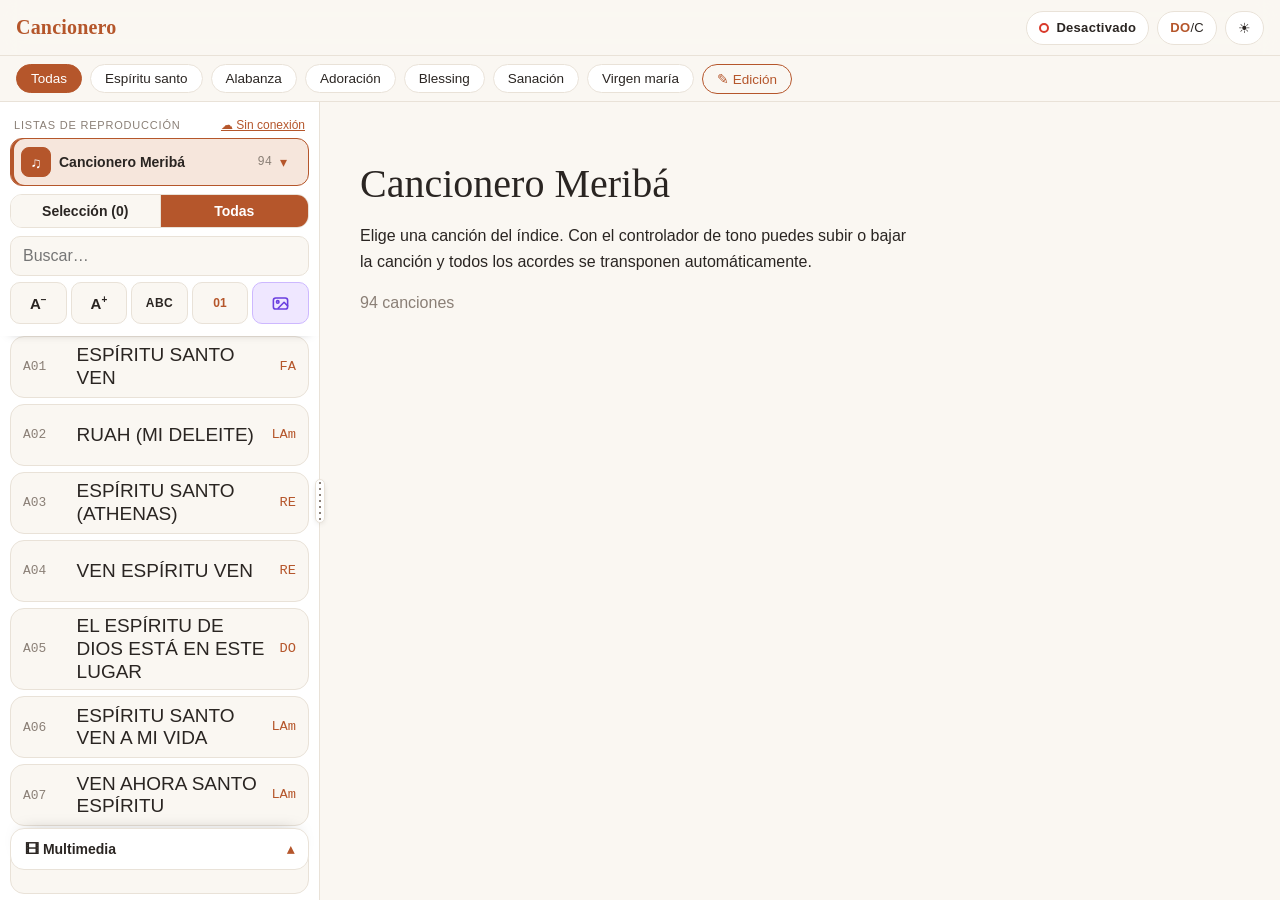
<file: index.html>
<!DOCTYPE html>
<html lang="es">
<head>
<meta charset="utf-8">
<meta name="viewport" content="width=device-width, initial-scale=1, maximum-scale=1, user-scalable=no">
<title>Cancionero</title>
<meta name="description" content="Cancioneros con acordes, transposición de tono, modo pantalla y directo">
<link rel="stylesheet" href="styles.css?v=202611280858">
</head>
<body>
<header class="top">
  <button class="icon-btn only-mobile" id="backBtn" aria-label="Volver al índice" hidden>←</button>
  <a class="brand" href="#"><strong>Cancionero</strong></a>
  <div class="top-actions">
    <button class="pill angelus-btn" id="angelusBtn" aria-haspopup="menu" aria-expanded="false" title="Ángelus / Regina Coeli en la pantalla completa">Ángelus</button>
    <button class="pill" id="notationBtn" title="Cambiar la notación de los acordes (DO RE MI / C D E)" aria-label="Notación de acordes"><b>DO</b>/C</button>
    <button class="icon-btn screen-top" id="screenBtn" title="Modo Pantalla: solo la letra, blanca sobre negro" aria-label="Modo Pantalla" hidden>
      <svg viewBox="0 0 24 24" width="18" height="18" aria-hidden="true" fill="none" stroke="currentColor" stroke-width="1.8" stroke-linejoin="round"><rect x="3" y="4" width="18" height="12" rx="1.5"/><path d="M8 20h8M12 16v4"/></svg>
    </button>
    <button class="icon-btn" id="themeBtn" aria-label="Cambiar tema">☾</button>
  </div>
</header>
<nav class="chipbar" aria-label="Categorías"><div class="chips" id="chips"></div></nav>

<div class="layout">
  <aside class="sidebar" id="sidebar">
    <div class="sb-top">
    <button class="sheet-handle" id="sheetHandle" aria-expanded="true" aria-controls="sidebar" title="Desliza o toca para abrir o cerrar la lista de canciones">
      <span class="sh-grip" aria-hidden="true"></span>
      <span class="sh-row"><span class="sh-ico" aria-hidden="true">☰</span><span class="sh-label" id="sheetLabel">Canciones</span><span class="sh-chev" aria-hidden="true">⌃</span></span>
    </button>
    <div class="lists-head"><span>Listas de reproducción</span><button class="link-btn editors-btn" id="cloudOpen" hidden title="Acceso de editores: guardar cambios en el cancionero compartido">🔒 Editores</button></div>
    <div class="lists" id="lists" role="group" aria-label="Listas de reproducción"></div>
    <div class="list-head" id="listHead">
    <div class="sel-tabs" id="selTabs">
      <button class="sel-tab" data-tab="sel" id="tabSel">Selección</button>
      <button class="sel-tab" data-tab="all" id="tabAll">Todas</button>
    </div>
    <div class="search-wrap">
      <input type="search" id="search" placeholder="Buscar…" title="Buscar por título o por letra de la canción" aria-label="Buscar canción o letra" autocomplete="off">
      <div class="list-tools" role="group" aria-label="Índice">
        <button class="lt-btn" id="listFontDown" title="Letra del índice más pequeña" aria-label="Letra del índice más pequeña">A<sup>−</sup></button>
        <button class="lt-btn" id="listFontUp" title="Letra del índice más grande" aria-label="Letra del índice más grande">A<sup>+</sup></button>
        <button class="lt-btn abc" id="abcBtn" aria-expanded="false" aria-controls="abcGrid" title="Buscar por la letra con que empieza el título">ABC</button>
        <button class="lt-btn sortbtn" id="sortBtn" type="button" aria-label="Orden de la lista"></button>
        <button class="lt-btn mbtn" id="mediaBtn" aria-pressed="false" title="Multimedia: fotos, vídeos y audios" aria-label="Multimedia"><svg viewBox="0 0 24 24" width="19" height="19" aria-hidden="true" fill="none" stroke="currentColor" stroke-width="2" stroke-linecap="round" stroke-linejoin="round"><rect x="3" y="5" width="18" height="14" rx="3"/><circle cx="8.5" cy="10" r="1.6"/><path d="M21 15l-4.5-4.5L9 18"/></svg></button>
      </div>
    </div>
    <div class="sel-bar" id="selBar" hidden>
      <span class="muted" id="selHint">Desliza una canción a la derecha para quitarla.</span>
      <button class="sel-sort" id="selSort" aria-pressed="false" title="Ordenar la selección arrastrando las canciones">↕ Ordenar</button>
    </div>
    <div class="abc-grid" id="abcGrid" hidden></div>
    <div class="letter-pill" id="letterPill" hidden></div>
    </div>
    </div>
    <ol class="song-list" id="songList"></ol>
    <button class="media-bar" id="mediaBar" type="button" title="Mostrar el multimedia o las canciones"></button>
  </aside>

  <div class="sb-resize" id="sbResize" role="separator" aria-orientation="vertical" aria-label="Arrastra para cambiar el ancho de la lista de canciones" title="Arrastra para cambiar el ancho de la lista (doble clic: ancho original)" tabindex="0"><span class="sb-grip" aria-hidden="true"></span></div>
  <main class="content" id="content">
    <section class="welcome" id="welcome">
      <h1>Cancionero Meribá</h1>
      <p>Elige una canción del índice. Con el controlador de tono puedes subir o bajar la canción y todos los acordes se transponen automáticamente.</p>
      <p class="muted" id="count"></p>
    </section>

    <article class="song" id="song" hidden>
      <div class="song-head">
        <span class="code" id="songCode"></span>
        <div class="title-row">
          <h1 id="songTitle"></h1>
          <button class="edit-btn" id="editBtn" title="Editar la canción: letra, acordes y párrafos" aria-label="Editar canción">✎ Editar</button>
          <button class="edit-btn" id="noteBtn" title="Añadir o editar un comentario de la canción (no se ve en el modo Pantalla)">💬 Comentario</button>
        </div>
        <div class="song-author" id="songAuthor" role="button" tabindex="0" title="Pulsa para escribir o cambiar el autor"></div>
        <div class="tags" id="songTags"></div>
      </div>

      <div class="song-note" id="songNote" hidden></div>
      <div class="variants" id="variants" hidden></div>

      <pre class="sheet" id="sheet"></pre>

      <nav class="pager">
        <a id="prevLink" href="#">← Anterior</a>
        <a id="nextLink" href="#">Siguiente →</a>
      </nav>
    </article>
  </main>
</div>

<nav class="toolbar" id="toolbar" aria-label="Controles de la canción" hidden>
<div class="tb-panel tb-main">
  <button class="tb gear" id="gearBtn" aria-expanded="true" aria-controls="tbItems" aria-label="Contraer o expandir el menú" title="Mostrar u ocultar controles">
    <svg viewBox="0 0 24 24" width="22" height="22" aria-hidden="true" fill="none" stroke="currentColor" stroke-width="1.8" stroke-linecap="round" stroke-linejoin="round"><circle cx="12" cy="12" r="3.2"/><path d="M19.4 15a1.7 1.7 0 0 0 .34 1.87l.06.06a2 2 0 1 1-2.83 2.83l-.06-.06a1.7 1.7 0 0 0-1.87-.34 1.7 1.7 0 0 0-1.03 1.56V21a2 2 0 1 1-4 0v-.09A1.7 1.7 0 0 0 8.9 19.35a1.7 1.7 0 0 0-1.87.34l-.06.06a2 2 0 1 1-2.83-2.83l.06-.06A1.7 1.7 0 0 0 4.54 15a1.7 1.7 0 0 0-1.56-1.03H3a2 2 0 1 1 0-4h.09A1.7 1.7 0 0 0 4.65 8.9a1.7 1.7 0 0 0-.34-1.87l-.06-.06a2 2 0 1 1 2.83-2.83l.06.06a1.7 1.7 0 0 0 1.87.34H9a1.7 1.7 0 0 0 1.03-1.56V3a2 2 0 1 1 4 0v.09a1.7 1.7 0 0 0 1.03 1.56 1.7 1.7 0 0 0 1.87-.34l.06-.06a2 2 0 1 1 2.83 2.83l-.06.06a1.7 1.7 0 0 0-.34 1.87V9c.26.6.85 1 1.51 1.03H21a2 2 0 1 1 0 4h-.09c-.66.03-1.25.43-1.51 1.03z"/></svg>
  </button>
  <div class="tb-items" id="tbItems">
  <button class="tb key-ctl" id="upBtn" aria-label="Subir medio tono" title="Subir medio tono">+</button>
  <label class="tb key key-ctl" title="Elegir tono">
    <span class="key-name" id="keyName"></span>
    <span class="key-off" id="offset"></span>
    <select id="keySelect" aria-label="Elegir tono"></select>
  </label>
  <button class="tb key-ctl" id="downBtn" aria-label="Bajar medio tono" title="Bajar medio tono">−</button>
  <button class="tb small key-ctl" id="resetBtn" aria-label="Volver al tono original" title="Tono original">↺</button>
  <span class="tb-sep"></span>
  <button class="tb" id="fontUp" aria-label="Letra más grande" title="Letra más grande">A<sup>+</sup></button>
  <button class="tb" id="fontDown" aria-label="Letra más pequeña" title="Letra más pequeña">A<sup>−</sup></button>
  <span class="tb-sep"></span>
  <button class="tb small" id="lyricsOnly" aria-pressed="false" title="Mostrar solo la letra">Solo<br>letra</button>
  </div>
</div>
<div class="tb-panel tb-big tb-pres">
  <button class="tb pres-btn" id="presBtn" aria-expanded="false" aria-controls="presItems" aria-label="Presentación en la pantalla completa" title="Presentación en la pantalla completa: ocultar letra, tamaño y modo"><svg viewBox="0 0 24 24" width="22" height="22" aria-hidden="true" fill="none" stroke="currentColor" stroke-width="1.8" stroke-linecap="round" stroke-linejoin="round"><rect x="3" y="4" width="18" height="12" rx="2"/><path d="M8 20h8M12 16v4"/><path d="M7 8.5h10M8.5 11.5h7"/></svg></button>
  <div class="tb-items pres-items" id="presItems">
  <button class="tb blank-btn" id="blankBtn" aria-pressed="false" aria-label="Pantalla de presentación en negro, sin letra" title="Pantalla de presentación en negro, sin letra (B)"><svg viewBox="0 0 24 24" width="22" height="22" aria-hidden="true" fill="none" stroke="currentColor" stroke-width="1.8" stroke-linecap="round" stroke-linejoin="round"><rect x="3" y="4" width="18" height="12" rx="2"/><path d="M8 20h8M12 16v4"/><path d="M3.5 2.5l17 17"/></svg></button>
  <button class="tb small pres-ctl" id="pmUp" aria-label="Letra más grande en la pantalla completa" title="Letra más grande en la pantalla completa">A<sup>+</sup></button>
  <span class="tb small pres-ctl pm-size" id="pmSize" title="Tamaño de la letra en la pantalla completa">100%</span>
  <button class="tb small pres-ctl" id="pmDown" aria-label="Letra más pequeña en la pantalla completa" title="Letra más pequeña en la pantalla completa">A<sup>−</sup></button>
  <button class="tb small pres-ctl" id="pmSong" data-mode="song" aria-pressed="true" title="Modo canción">Can-<br>ción</button>
  <button class="tb small pres-ctl" id="pmCita" data-mode="cita" aria-pressed="false" title="Modo cita: letra pequeña, centrada y en un recuadro">Cita</button>
  </div>
</div>
</nav>

<script src="songs.js?v=202611280858"></script>
<script src="songs-parroquia.js?v=202611280858"></script>
<script src="songs-adoracion.js?v=202611280858"></script>
<script src="authors-seed.js?v=202611280858"></script>
<script src="cloudboot.js?v=202611280858"></script>
<script src="chords.js?v=202611280858"></script>
<script src="app.js?v=202611280858"></script>
<script src="live.js?v=202611280858"></script>
<script src="screen.js?v=202611280858"></script>
<script src="pres.js?v=202611280858"></script>
<script src="chordeditor.js?v=202611280858"></script>
<script src="editor.js?v=202611280858"></script>
<script src="collections.js?v=202611280858"></script>
<script src="edition.js?v=202611280858"></script>
<script src="cloud.js?v=202611280858"></script>
<script src="angelus.js?v=202611280858"></script>
<script src="media.js?v=202611280858"></script>
</body>
</html>
</file>
<file: styles.css>
:root {
  --top-h: 102px;
  --bg: #faf7f2;
  --panel: #ffffff;
  --ink: #2a2522;
  --muted: #8a7f76;
  --line: #e9e2d8;
  --accent: #b5562b;
  --accent-soft: #f6e6dc;
  --chord: #b5562b;
  --mono: ui-monospace, "SF Mono", Menlo, Consolas, "Liberation Mono", monospace;
  --sans: -apple-system, BlinkMacSystemFont, "Segoe UI", Roboto, "Helvetica Neue", Arial, sans-serif;
  --serif: "Iowan Old Style", "Palatino Linotype", Palatino, Georgia, serif;
  color-scheme: light;
}
@media (prefers-color-scheme: dark) {
  :root:not([data-theme="light"]) {
    --bg: #171412; --panel: #201c19; --ink: #ece5dc; --muted: #9b9087; --line: #352f2a;
    --accent: #e98a5b; --accent-soft: #3a2a21; --chord: #f0a27a; color-scheme: dark;
  }
}
:root[data-theme="dark"] {
  --bg: #171412; --panel: #201c19; --ink: #ece5dc; --muted: #9b9087; --line: #352f2a;
  --accent: #e98a5b; --accent-soft: #3a2a21; --chord: #f0a27a; color-scheme: dark;
}

* { box-sizing: border-box; }
[hidden] { display: none !important; }
html, body { margin: 0; }
body { background: var(--bg); color: var(--ink); font-family: var(--sans); -webkit-font-smoothing: antialiased; }
button, select, input { font: inherit; color: inherit; }

/* Cabecera */
.top {
  position: sticky; top: 0; z-index: 10; height: 56px;
  display: flex; align-items: center; gap: 12px; padding: 0 16px;
  background: color-mix(in srgb, var(--bg) 88%, transparent);
  backdrop-filter: blur(10px); border-bottom: 1px solid var(--line);
}
.brand { font-family: var(--serif); font-size: 20px; color: var(--ink); text-decoration: none; letter-spacing: .2px;
  min-width: 0; overflow: hidden; text-overflow: ellipsis; white-space: nowrap; }
.brand strong { color: var(--accent); font-weight: 600; }
.top-actions { margin-left: auto; display: flex; gap: 8px; align-items: center; flex: 0 0 auto; }
.icon-btn, .pill {
  border: 1px solid var(--line); background: var(--panel); border-radius: 999px;
  height: 34px; min-width: 34px; padding: 0 12px; cursor: pointer; font-size: 14px;
}
.pill { font-weight: 600; font-size: 13px; letter-spacing: .3px; }
.icon-btn:hover, .pill:hover { border-color: var(--accent); }

/* Barra de categorías deslizable */
.chipbar {
  position: sticky; top: 56px; z-index: 9; height: 46px;
  background: color-mix(in srgb, var(--bg) 92%, transparent);
  backdrop-filter: blur(10px); border-bottom: 1px solid var(--line);
}
.chipbar .chips {
  display: flex; flex-wrap: nowrap; gap: 8px; height: 100%; align-items: center;
  overflow-x: auto; overscroll-behavior-x: contain; scroll-snap-type: x proximity; scroll-padding-inline: 16px;
  padding: 0 16px; margin: 0; scrollbar-width: none; -webkit-overflow-scrolling: touch;
}
.chipbar .chips::-webkit-scrollbar { display: none; }
.chipbar .chip { flex: 0 0 auto; scroll-snap-align: start; white-space: nowrap; padding: 6px 14px; font-size: 13.5px; background: var(--panel); }
.chipbar .chip.on { background: var(--accent); color: #fff; }

/* Layout */
.layout { position: relative; display: grid; grid-template-columns: var(--sbw, 320px) 1fr; height: calc(100vh - var(--top-h)); height: calc(100dvh - var(--top-h)); }
.sidebar {
  position: relative; height: 100%; overflow-y: auto; overscroll-behavior: contain;
  border-right: 1px solid var(--line); background: var(--panel); padding: 0 10px 30px;
}
.search-wrap { margin-bottom: 8px; display: flex; gap: 6px; align-items: stretch; }
.search-wrap input { flex: 1; min-width: 0; }
.search-wrap input {
  width: 100%; padding: 10px 12px; border-radius: 10px; border: 1px solid var(--line);
  background: var(--bg); outline: none;
}
.search-wrap input:focus { border-color: var(--accent); }
.chip {
  border: 1px solid var(--line); background: transparent; border-radius: 999px;
  padding: 4px 10px; font-size: 12.5px; cursor: pointer;
}
.chip.on { background: var(--accent); border-color: var(--accent); color: #fff; }
.song-list { list-style: none; margin: 0; padding: 0; }
.song-list a {
  display: grid; grid-template-columns: 38px 1fr auto; gap: 8px; align-items: baseline;
  padding: 8px 8px; border-radius: 8px; color: var(--ink); text-decoration: none; font-size: var(--lf, 14px);
  grid-template-columns: calc(var(--lf, 14px) * 2.4) 1fr auto;
}
.song-list a:hover { background: var(--accent-soft); }
.song-list a.active { background: var(--accent-soft); box-shadow: inset 3px 0 0 var(--accent); }
.song-list .code { font-family: var(--mono); font-size: calc(var(--lf, 14px) * .68); color: var(--muted); }
.song-list .k { font-family: var(--mono); font-size: calc(var(--lf, 14px) * .72); color: var(--chord); }
.song-list .empty { color: var(--muted); padding: 12px; font-size: 14px; }

/* Contenido */
.content { padding: 28px 40px 80px; max-width: 980px; min-width: 0; }
.welcome h1 { font-family: var(--serif); font-size: 40px; margin: 30px 0 10px; font-weight: 500; }
.welcome p { max-width: 560px; line-height: 1.6; }
.muted { color: var(--muted); }

.song-head .code { font-family: var(--mono); font-size: 13px; color: var(--muted); }
.song-head h1 { font-family: var(--serif); font-weight: 500; font-size: 34px; margin: 4px 0 8px; line-height: 1.15; }
.tags { display: flex; gap: 6px; flex-wrap: wrap; }
.tag { font-size: 12px; padding: 2px 9px; border-radius: 999px; background: var(--accent-soft); color: var(--accent); }


.sheet {
  font-family: "Helvetica Neue", Helvetica, Arial, "Liberation Sans", sans-serif;
  font-size: 16px; line-height: 1.45; white-space: pre; overflow-x: auto;
  margin: 22px 0 0; padding: 4px 0 10px; tab-size: 4;
}
.sheet.mono { font-family: var(--mono); }
.sheet .ch { color: var(--chord); font-weight: 600; }
.sheet .lbl { color: var(--muted); font-style: italic; }

.pager { display: flex; justify-content: space-between; gap: 16px; margin-top: 40px; padding-top: 18px; border-top: 1px solid var(--line); }
.pager a { color: var(--accent); text-decoration: none; font-size: 14px; max-width: 48%; }

.only-mobile { display: none; }

/* Móvil */
@media (max-width: 820px) {
  .layout { grid-template-columns: minmax(0, 1fr); }
  .brand { font-size: 18px; white-space: nowrap; }
  .content { padding: 16px 14px 90px; }
  .only-mobile { display: inline-block; }
  .song-head h1 { font-size: 26px; }
}

/* Impresión */
@media print {
  .top, .chipbar, .sidebar, .toolbar, .pager { display: none !important; }
  .layout { display: block; }
  .content { padding: 0; }
  .sheet .ch { color: #000; }
}

/* En directo */
.live-btn { display: inline-flex; align-items: center; gap: 7px; }
.live-btn .dot, .live-bar .dot { width: 10px; height: 10px; border-radius: 50%; flex: 0 0 auto; box-sizing: border-box; }
/* siempre parpadea: círculo rojo vacío si está desactivado, relleno si está activo */
.live-btn .dot { background: transparent; border: 2px solid #d93a2b; animation: pulse 1.6s ease-in-out infinite; }
.live-btn.on { border-color: var(--accent); color: var(--accent); }
.live-btn.on .dot, .live-bar .dot { background: #d93a2b; border: 0; animation: pulse 1.6s ease-in-out infinite; }
@keyframes pulse { 50% { opacity: .35; } }
.live-panel {
  position: fixed; top: 62px; right: 12px; z-index: 30; width: min(340px, calc(100vw - 24px));
  background: var(--panel); border: 1px solid var(--line); border-radius: 16px; padding: 16px;
  box-shadow: 0 18px 40px -18px rgba(0,0,0,.45);
}
.live-panel h3 { margin: 0 0 4px; font-family: var(--serif); font-weight: 500; font-size: 20px; }
.live-panel .small { font-size: 13px; line-height: 1.45; margin: 0 0 12px; }
.seg { display: grid; grid-template-columns: repeat(3, 1fr); border: 1px solid var(--line); border-radius: 10px; overflow: hidden; margin-bottom: 12px; }
.seg button { border: 0; background: var(--bg); padding: 9px 4px; cursor: pointer; font-size: 13.5px; }
.seg button + button { border-left: 1px solid var(--line); }
.seg button.on { background: var(--accent); color: #fff; }
.field { display: grid; gap: 5px; font-size: 12px; color: var(--muted); margin-bottom: 10px; }
.field input, .field select { height: 36px; border-radius: 10px; border: 1px solid var(--line); background: var(--bg); padding: 0 10px; font-family: var(--sans); font-weight: 400; color: var(--ink); font-size: 14px; }
.live-status { font-size: 13.5px; margin: 10px 0 0; }
.live-flash { font-size: 13px; color: var(--accent); margin: 8px 0 0; }
.live-bar {
  position: fixed; left: 50%; bottom: calc(14px + env(safe-area-inset-bottom)); transform: translateX(-50%); z-index: 20;
  display: flex; align-items: center; gap: 10px; padding: 9px 10px 9px 14px; border-radius: 999px;
  background: var(--ink); color: var(--bg); font-size: 13.5px; box-shadow: 0 10px 30px -10px rgba(0,0,0,.5);
  max-width: calc(100vw - 24px); white-space: nowrap;
}
.live-bar #liveBarText { cursor: pointer; overflow: hidden; text-overflow: ellipsis; }
.live-bar button { border: 0; border-radius: 999px; background: var(--accent); color: #fff; padding: 6px 12px; cursor: pointer; font-size: 13px; }
body.live-on .content { padding-bottom: 110px; }
@media (max-width: 820px) {
  .live-btn { padding: 0 9px; gap: 5px; font-size: 12px; }
  .top { gap: 8px; padding: 0 10px; }
  .top .pill#notationBtn, .top .pill#angelusBtn { padding: 0 10px; font-size: 12px; }
}
/* Emitiendo: sin zoom ni desplazamiento horizontal */
html.emitting, body.emitting { overflow-x: clip; max-width: 100%; touch-action: pan-y; overscroll-behavior-x: none; }
body.emitting .sheet { overflow-x: hidden; }
body.emitting .chipbar .chips { touch-action: pan-x pan-y; }
@media print { .live-btn, .live-panel, .live-bar { display: none !important; } }

/* Variantes de tono */
.variants { display: flex; flex-wrap: wrap; align-items: center; gap: 6px; margin: 14px 0 0; }
.var-label { font-size: 12px; color: var(--muted); margin-right: 2px; }
.toggle { font-size: 13.5px; display: flex; align-items: center; gap: 6px; cursor: pointer; }

/* Barra de controles vertical (arriba a la derecha) */
.toolbar {
  position: fixed; z-index: 15; top: calc(var(--top-h) + 12px); right: 16px;
  display: flex; flex-direction: column; align-items: flex-end; gap: 10px;
  max-height: calc(100vh - var(--top-h) - 20px); max-height: calc(100dvh - var(--top-h) - 20px); overflow-y: auto; scrollbar-width: none;
  transition: opacity .6s ease;
}
.toolbar::-webkit-scrollbar { display: none; }
/* Cada grupo (engranaje, ocultar letra, presentación) es una caja aparte */
.tb-panel { display: flex; flex-direction: column; align-items: center; gap: 6px;
  padding: 6px; border-radius: 16px; background: var(--panel); border: 1px solid var(--line);
  box-shadow: 0 10px 28px -16px rgba(0,0,0,.45); }
.toolbar.idle { opacity: .5; }
.toolbar.idle:hover, .toolbar:focus-within { opacity: 1; }
.tb {
  position: relative; width: 44px; height: 44px; border-radius: 12px; border: 1px solid var(--line);
  background: var(--bg); cursor: pointer; font-size: 20px; font-weight: 600; line-height: 1;
  display: flex; flex-direction: column; align-items: center; justify-content: center; padding: 0;
}
.tb sup { font-size: 11px; margin-left: 1px; }
.tb.small { font-size: 10.5px; font-weight: 600; line-height: 1.15; }
.tb:hover:not(:disabled) { border-color: var(--accent); color: var(--accent); }
.tb:disabled { opacity: .35; cursor: default; }
.tb[aria-pressed="true"] { background: var(--accent); border-color: var(--accent); color: #fff; }
.tb.key { height: 52px; border-color: var(--accent); background: var(--accent-soft); overflow: hidden; }
.key-name { font-family: var(--mono); font-size: 12.5px; font-weight: 700; color: var(--chord); }
.key-off { font-family: var(--mono); font-size: 10px; color: var(--muted); min-height: 11px; margin-top: 2px; }
.tb.key select { position: absolute; inset: 0; opacity: 0; cursor: pointer; width: 100%; height: 100%; font-size: 16px; }
.tb-sep { width: 24px; height: 1px; background: var(--line); margin: 2px 0; }
.content { padding-right: 136px; }
@media (max-width: 820px) {
  .toolbar { right: 8px; top: calc(var(--top-h) + 8px); gap: 6px; max-height: calc(100dvh - var(--top-h) - 16px); }
  .tb-panel { padding: 4px; gap: 4px; border-radius: 14px; }
  .tb { width: 40px; height: 40px; font-size: 18px; }
  .tb.key { height: 48px; }
  .content { padding-left: 14px; padding-right: 82px; }
}
@media print { .content { padding-right: 0 !important; } }

/* Engranaje para contraer / expandir */
.tb-items { display: flex; flex-direction: column; align-items: center; gap: inherit; }
.toolbar.collapsed .tb-items { display: none; }
.tb.gear { color: var(--muted); }
.tb.gear svg { transition: transform .35s ease; }
.toolbar:not(.collapsed) .tb.gear { color: var(--accent); }
.toolbar:not(.collapsed) .tb.gear svg { transform: rotate(90deg); }
body.tb-collapsed .content { padding-right: 136px; }
@media (max-width: 820px) { body.tb-collapsed .content { padding-right: 14px; } body.tb-collapsed .content { padding-right: 82px; } body.tb-collapsed .song-head { padding-right: 0; } }
.link-btn { border: 0; background: none; color: var(--accent); cursor: pointer; font-size: 13px; text-decoration: underline; padding: 0; margin: -2px 0 10px; }

/* Párrafos seleccionables */
.sheet { white-space: normal; }
.sheet .para {
  font: inherit; white-space: pre-wrap; overflow-wrap: break-word; margin: 0 0 6px -12px; padding: 8px 12px; border-radius: 12px;
  border-left: 3px solid transparent; cursor: pointer; transition: background .25s, border-color .25s;
  width: auto; max-width: calc(100% + 12px); outline: none;
}
/* Acorde + sílaba juntos: si la línea no cabe, salta entera con sus acordes */
.sheet .w { white-space: nowrap; }
.sheet .u { display: inline-block; position: relative; padding-top: 1.45em; white-space: pre; }
.sheet .u > .ch { position: absolute; left: 0; top: 0; white-space: nowrap; line-height: 1.45; }
.sheet .cl { white-space: pre-wrap; }
.sheet .para:hover { background: color-mix(in srgb, var(--accent-soft) 45%, transparent); }
.sheet .para.sel { background: var(--accent-soft); border-left-color: var(--accent); }
.sheet .para:focus-visible { box-shadow: 0 0 0 2px var(--accent); }
body.emitting .sheet .para { width: auto; }

/* Barra de estado reducida al punto (lateral derecho) */
.live-bar { transition: left .35s ease, right .35s ease, transform .35s ease, padding .35s ease, width .35s ease, background .35s; }
.live-bar.mini {
  left: auto; right: 12px; transform: none; width: 40px; height: 40px; padding: 0; justify-content: center; gap: 0;
  background: var(--panel); border: 1px solid var(--line); cursor: pointer;
}
.live-bar.mini #liveBarText, .live-bar.mini button { display: none; }
.live-bar.mini .dot { width: 12px; height: 12px; }
/* Espacio al final para poder centrar los últimos párrafos */
.sheet { padding-bottom: 45vh; }

/* ---------- Modo Pantalla (proyección) ---------- */
.tb.screen-btn { height: 52px; gap: 2px; font-size: 9.5px; }
body.screen-mode { overflow: hidden; }
.screen { position: fixed; inset: 0; z-index: 60; background: #000; color: #fff; user-select: none; -webkit-user-select: none; }
.scr-stage { position: absolute; display: flex; align-items: center; justify-content: center; overflow: hidden; }
.scr-text {
  max-width: 100%; max-height: 100%; text-align: center; white-space: pre-line; line-height: 1.22;
  overflow-wrap: break-word; text-wrap: balance; color: #fff; letter-spacing: .01em;
}
.scr-text.show { animation: scrIn .35s ease; }
@keyframes scrIn { from { opacity: 0; } to { opacity: 1; } }
.scr-guide { position: absolute; border: 2px dashed rgba(255,255,255,.45); border-radius: 6px; opacity: 0; transition: opacity .4s; pointer-events: none; }
.scr-guide.on { opacity: 1; }
.scr-ui {
  position: absolute; left: 0; right: 0; margin: 0 auto; width: max-content; bottom: 14px; z-index: 2;
  display: grid; gap: 8px; padding: 10px 12px; border-radius: 16px; max-width: calc(100vw - 20px);
  background: rgba(30,30,30,.92); border: 1px solid rgba(255,255,255,.12); color: #eee;
  font-family: var(--sans); font-size: 13px; transition: opacity .6s;
}
.screen.idle .scr-ui { opacity: .3; }
.screen.idle .scr-ui:hover { opacity: 1; }
.scr-row { display: flex; flex-wrap: wrap; gap: 8px 14px; align-items: center; justify-content: center; }
.sg { display: inline-flex; align-items: center; gap: 5px; }
.sl { color: #aaa; font-size: 12px; }
.sv { min-width: 34px; text-align: center; font-family: var(--mono); font-size: 12px; color: #fff; }
.sb {
  height: 32px; min-width: 32px; padding: 0 10px; border-radius: 9px; cursor: pointer;
  border: 1px solid rgba(255,255,255,.18); background: rgba(255,255,255,.07); color: #fff; font-size: 14px;
}
.sb:hover { background: rgba(255,255,255,.16); }
.sb.accent { background: var(--accent); border-color: var(--accent); }
.sb[aria-pressed="true"] { background: #fff; color: #000; }
.scr-ui select { height: 32px; border-radius: 9px; border: 1px solid rgba(255,255,255,.18); background: #222; color: #fff; padding: 0 8px; font-size: 14px; font-family: var(--sans); font-weight: 400; }
/* Pantalla completa / modo limpio: solo la letra */
.screen.clean .scr-ui, .screen.clean .scr-guide { display: none; }
.screen.clean { cursor: none; }
body.screen-clean .live-bar, body.screen-clean .live-panel { display: none !important; }
body.screen-mode .live-bar { z-index: 70; }
body.screen-mode .live-panel { z-index: 80; }
@media (max-width: 820px) {
  .scr-ui { bottom: 8px; padding: 8px; gap: 6px; font-size: 12px; }
  .scr-row.margins .sl:first-child { flex-basis: 100%; text-align: center; }
  .sb { height: 30px; min-width: 30px; padding: 0 8px; }
}

/* ---------- Aviso del directo: aro rojo sin relleno cuando no se sigue al emisor ---------- */
.live-bar.off .dot { background: transparent !important; border: 2px solid #e0352b; animation: none; }
.live-bar.mini.off .dot { width: 18px; height: 18px; }
.live-bar.mini.off { border-color: #e0352b55; }

.scr-row.cfg { display: none; }
.screen.cfg-open .scr-row.cfg { display: flex; }
#scrCfg[aria-expanded="true"] { background: #fff; color: #000; }
@media (max-width: 520px) { .scr-ui .sb .txt { display: none; } .scr-ui { bottom: 6px; } }
/* En modo Pantalla el aviso del directo va arriba para no tapar los controles */
body.screen-mode .live-bar { top: calc(12px + env(safe-area-inset-top)); bottom: auto; background: rgba(40,40,40,.92); color: #fff; border: 1px solid rgba(255,255,255,.15); }
body.screen-mode .live-bar.mini { top: 12px; background: rgba(40,40,40,.92); }

/* ---------- Título con botón de editar ---------- */
.title-row { display: flex; align-items: center; gap: 12px; flex-wrap: wrap; }
.title-row h1 { margin: 4px 0 8px; }
.edit-btn {
  border: 1px solid var(--line); background: var(--panel); color: var(--accent); border-radius: 999px;
  padding: 5px 12px; font-size: 13px; cursor: pointer; white-space: nowrap;
}
.edit-btn:hover { border-color: var(--accent); }
.tag.edited { background: transparent; border: 1px dashed var(--accent); }

/* ---------- Editor ---------- */
body.editing { overflow: hidden; }
.editor { position: fixed; inset: 0; z-index: 90; background: rgba(0,0,0,.45); display: flex; align-items: center; justify-content: center; padding: 16px; }
.ed-card {
  width: min(1180px, 100%); height: min(860px, 100%); display: flex; flex-direction: column; gap: 10px;
  background: var(--panel); color: var(--ink); border-radius: 18px; padding: 16px 18px; box-shadow: 0 30px 80px -30px rgba(0,0,0,.6);
}
.ed-top { display: flex; align-items: center; justify-content: space-between; }
.ed-top h2 { margin: 0; font-family: var(--serif); font-weight: 500; font-size: 22px; }
.ed-top h2 .code { font-family: var(--mono); font-size: 13px; color: var(--muted); margin-left: 6px; }
.ed-card .field { margin: 0; }
.ed-help { margin: 0; font-size: 13px; color: var(--muted); line-height: 1.45; }
.ed-help b { color: var(--ink); font-weight: 600; }
.ed-tools { display: flex; gap: 8px; flex-wrap: wrap; }
.ed-main { flex: 1; min-height: 0; display: grid; grid-template-columns: 1fr 1fr; gap: 12px; }
#edText {
  width: 100%; height: 100%; resize: none; border: 1px solid var(--line); border-radius: 12px; padding: 12px;
  background: var(--bg); color: var(--ink); font-family: "Helvetica Neue", Helvetica, Arial, sans-serif; font-size: 15px; line-height: 1.45;
  white-space: pre; overflow: auto; outline: none; tab-size: 4;
}
#edText:focus { border-color: var(--accent); }
.ed-prev-wrap { min-height: 0; overflow: auto; border: 1px solid var(--line); border-radius: 12px; padding: 8px 12px 8px 20px; background: var(--bg); }
.ed-prev-label { font-size: 11px; text-transform: uppercase; letter-spacing: .8px; color: var(--muted); margin-bottom: 4px; }
.ed-prev { margin: 0; padding: 0 !important; font-size: 14px; }
.ed-prev .para { cursor: default; position: relative; border-left-color: var(--line); margin-bottom: 8px; }
.ed-prev .para:hover { background: transparent; }
.ed-n { position: absolute; left: -16px; top: 8px; font-family: var(--mono); font-size: 10px; color: var(--muted); }
.ed-foot { display: flex; align-items: center; gap: 8px; flex-wrap: wrap; }
.ed-foot.small { font-size: 12.5px; }
.ed-foot .link-btn { margin: 0; }
.ed-spacer { flex: 1; }
.pill.primary { background: var(--accent); border-color: var(--accent); color: #fff; }
@media (max-width: 820px) {
  .editor { padding: 0; }
  .ed-card { border-radius: 0; height: 100%; padding: 12px; }
  .ed-main { grid-template-columns: 1fr; grid-template-rows: 1fr 0.8fr; }
  #edText { font-size: 14px; }
}
@media print { .edit-btn, .editor { display: none !important; } }

/* ---------- Colecciones ---------- */
.chipbar .chip.custom { border-style: dashed; }
.chipbar .chip.add { color: var(--accent); border-color: var(--accent); background: transparent; }
.tag-btn { border: 1px solid var(--line); background: var(--panel); color: var(--ink); cursor: pointer; font: inherit; font-size: 12px; }
.tag-btn:hover { border-color: var(--accent); color: var(--accent); }
.coll-dlg { position: fixed; inset: 0; z-index: 90; background: rgba(0,0,0,.45); display: flex; align-items: center; justify-content: center; padding: 16px; }
.coll-card {
  width: min(440px, 100%); max-height: min(720px, 100%); display: flex; flex-direction: column; gap: 10px;
  background: var(--panel); color: var(--ink); border-radius: 18px; padding: 16px 18px; box-shadow: 0 30px 80px -30px rgba(0,0,0,.6);
}
.coll-sub { margin: 0; font-size: 13.5px; line-height: 1.45; }
.coll-list { list-style: none; margin: 0; padding: 0; overflow: auto; border: 1px solid var(--line); border-radius: 12px; }
.coll-list li { display: flex; align-items: center; border-bottom: 1px solid var(--line); }
.coll-list li:last-child { border-bottom: 0; }
.coll-item { flex: 1; display: flex; align-items: center; gap: 10px; padding: 11px 12px; cursor: pointer; font-size: 15px; }
.coll-item input { width: 18px; height: 18px; accent-color: var(--accent); }
.coll-name { flex: 1; }
.coll-count { font-family: var(--mono); font-size: 12px; color: var(--muted); }
.coll-del { border: 0; background: none; color: var(--muted); cursor: pointer; padding: 8px 12px; font-size: 13px; }
.coll-del:hover, .coll-del.armed { color: #d93a2b; }
.coll-new { display: flex; gap: 8px; }
.coll-new input { flex: 1; height: 38px; border-radius: 10px; border: 1px solid var(--line); background: var(--bg); color: var(--ink); padding: 0 10px; font-size: 14px; }
.coll-new input:focus { outline: none; border-color: var(--accent); }
.coll-msg { margin: 0; min-height: 1em; font-size: 13px; color: var(--accent); }
.coll-msg.bad { color: #d93a2b; }
.small-note { font-size: 12px; }
@media print { .tag-btn, .coll-dlg { display: none !important; } }

/* ---------- Editor visual de acordes por sílaba ---------- */
.ed-tabs { display: flex; align-items: center; gap: 6px; border-bottom: 1px solid var(--line); padding-bottom: 8px; }
.ed-tab { border: 1px solid var(--line); background: var(--bg); border-radius: 999px; padding: 6px 14px; cursor: pointer; font-size: 13.5px; }
.ed-tab.on { background: var(--accent); border-color: var(--accent); color: #fff; }
.pill:disabled { opacity: .4; cursor: default; }
.ed-vis { flex: 1; min-height: 0; overflow: auto; border: 1px solid var(--line); border-radius: 12px; padding: 12px 14px; background: var(--bg);
  font-family: "Helvetica Neue", Helvetica, Arial, sans-serif; font-size: 17px; }
.cv-para { padding: 6px 0; }
.cv-row { display: flex; align-items: flex-end; gap: 6px; }
.cv-split, .cv-split-ph { flex: 0 0 26px; width: 26px; height: 26px; margin-bottom: 2px; }
.cv-split { border: 1px dashed var(--line); border-radius: 8px; background: transparent; color: var(--muted); cursor: pointer; font-size: 13px; opacity: .45; }
.cv-row:hover .cv-split, .cv-split:focus { opacity: 1; }
.cv-split:hover { color: var(--accent); border-color: var(--accent); }
.cv-line { display: flex; flex-wrap: wrap; align-items: flex-end; row-gap: 4px; padding: 2px 0; }
.cv-syl { display: inline-flex; flex-direction: column; cursor: pointer; border-radius: 5px; padding: 0; outline: none; }
.cv-syl + .cv-syl:not(.tail) { margin-left: 1px; }
.cv-syl.we { margin-right: .32em; }
.cv-syl:hover, .cv-syl:focus-visible { background: var(--accent-soft); }
.cv-ch { min-height: 1.25em; font-size: .78em; font-weight: 700; color: var(--chord); white-space: nowrap; line-height: 1.25; }
.cv-ch b.note { color: var(--muted); font-weight: 500; }
.cv-tx { white-space: pre; line-height: 1.3; border-bottom: 2px solid transparent; }
.cv-syl.has .cv-tx { border-bottom-color: color-mix(in srgb, var(--accent) 45%, transparent); }
.cv-syl.tail .cv-tx { color: var(--muted); font-size: .8em; padding: 0 4px; }
.cv-chordsonly { display: flex; flex-wrap: wrap; gap: 6px; padding: 4px 0; }
.cv-chip { border: 1px solid var(--line); background: var(--panel); border-radius: 8px; padding: 3px 9px; cursor: pointer; font-weight: 700; color: var(--chord); font-size: 14px; }
.cv-chip.note { color: var(--muted); font-weight: 500; }
.cv-chip.add { color: var(--muted); border-style: dashed; }
.cv-join-wrap { display: flex; justify-content: center; margin: 2px 0 6px; border-top: 1px dashed var(--line); }
.cv-join { margin-top: -12px; border: 1px solid var(--line); background: var(--panel); color: var(--muted); border-radius: 999px; padding: 2px 10px; font-size: 12px; cursor: pointer; }
.cv-join:hover { color: var(--accent); border-color: var(--accent); }

.cv-menu { position: fixed; z-index: 95; background: var(--panel); color: var(--ink); border: 1px solid var(--line); border-radius: 14px;
  box-shadow: 0 20px 50px -18px rgba(0,0,0,.55); padding: 10px 12px; display: grid; gap: 8px; font-size: 14px; }
.cv-menu.sheet { left: 0 !important; right: 0; bottom: 0; top: auto !important; width: auto !important; border-radius: 16px 16px 0 0; padding-bottom: calc(12px + env(safe-area-inset-bottom)); }
.cv-mh { display: flex; align-items: center; justify-content: space-between; font-weight: 600; }
.cv-x { border: 0; background: none; cursor: pointer; color: var(--muted); font-size: 16px; }
.cv-cur { display: flex; align-items: center; gap: 6px; flex-wrap: wrap; color: var(--muted); }
.cv-cur b { color: var(--chord); }
.cv-rm { margin-left: auto; border: 1px solid #d93a2b66; color: #d93a2b; background: transparent; border-radius: 8px; padding: 3px 10px; cursor: pointer; }
.cv-lbl { font-size: 11px; text-transform: uppercase; letter-spacing: .7px; color: var(--muted); }
.cv-grid { display: flex; flex-wrap: wrap; gap: 5px; }
.cv-grid button { min-width: 40px; height: 34px; padding: 0 8px; border: 1px solid var(--line); background: var(--bg); border-radius: 9px; cursor: pointer; font-weight: 600; font-size: 13.5px; color: var(--ink); }
.cv-grid.used button { color: var(--chord); }
.cv-grid button:hover { border-color: var(--accent); }
.cv-grid button.on { background: var(--accent); border-color: var(--accent); color: #fff; }
.cv-bass label { font-size: 13px; color: var(--muted); display: flex; align-items: center; gap: 6px; }
.cv-bass select { height: 30px; border-radius: 8px; border: 1px solid var(--line); background: var(--bg); color: var(--ink); }
.cv-foot { display: flex; align-items: center; gap: 8px; flex-wrap: wrap; }
.cv-prev { color: var(--chord); font-size: 16px; min-width: 40px; text-align: right; }
.cv-addchk { font-size: 12.5px; color: var(--muted); display: flex; align-items: center; gap: 5px; }
@media (max-width: 820px) { .ed-vis { font-size: 16px; padding: 10px; } }

/* ---------- Listas de reproducción ---------- */
.lists-head { font-size: 11px; text-transform: uppercase; letter-spacing: .8px; color: var(--muted); margin: 2px 4px 6px; }
.lists { display: grid; gap: 6px; margin-bottom: 12px; }
.list-item {
  display: grid; grid-template-columns: 30px 1fr auto; align-items: center; gap: 8px; text-align: left;
  border: 1px solid var(--line); background: var(--bg); border-radius: 12px; padding: 8px 10px; cursor: pointer; color: var(--ink);
}
.list-item:hover { border-color: var(--accent); }
.list-item.on { background: var(--accent-soft); border-color: var(--accent); box-shadow: inset 3px 0 0 var(--accent); }
.list-ico { width: 30px; height: 30px; border-radius: 8px; display: grid; place-items: center; background: var(--panel); color: var(--accent); font-size: 15px; border: 1px solid var(--line); }
.list-item.on .list-ico { background: var(--accent); color: #fff; border-color: var(--accent); }
.list-txt { display: grid; min-width: 0; }
.list-name { font-weight: 600; font-size: 14px; white-space: nowrap; overflow: hidden; text-overflow: ellipsis; }
.list-sub { font-size: 11.5px; color: var(--muted); white-space: nowrap; overflow: hidden; text-overflow: ellipsis; }
.list-n { font-family: var(--mono); font-size: 12px; color: var(--muted); }

/* ---------- Comentario de la canción ---------- */
.song-note {
  display: flex; gap: 10px; align-items: flex-start; margin: 14px 0 0; padding: 10px 14px;
  border-radius: 12px; background: color-mix(in srgb, var(--accent-soft) 70%, transparent);
  border: 1px solid color-mix(in srgb, var(--accent) 30%, transparent); cursor: text; max-width: 720px;
}
.song-note .note-ico { font-size: 15px; line-height: 1.5; }
.song-note .note-txt { white-space: pre-wrap; font-size: 14.5px; line-height: 1.5; color: var(--ink); }
.song-note.editing { display: grid; gap: 8px; cursor: default; }
.song-note textarea {
  width: 100%; border-radius: 10px; border: 1px solid var(--line); background: var(--panel); color: var(--ink);
  padding: 8px 10px; font: inherit; font-size: 14.5px; resize: vertical; min-height: 64px;
}
.song-note textarea:focus { outline: none; border-color: var(--accent); }
.note-actions { display: flex; align-items: center; gap: 8px; }
.note-actions .link-btn { margin: 0; }
@media print { #noteBtn { display: none !important; } }

/* ---------- Ajustes: zoom desactivado, receptor sin controles de tono, cabecera ---------- */
html { touch-action: manipulation; -webkit-text-size-adjust: 100%; text-size-adjust: 100%; }
body.receiving .key-ctl, body.receiving .variants { display: none !important; }
body.receiving .toolbar .tb-sep:first-of-type { display: none; }
#notationBtn { font-weight: 400; letter-spacing: .3px; }
#notationBtn b { font-weight: 800; color: var(--accent); }
.screen-top { display: inline-grid; place-items: center; padding: 0; width: 34px; }
@media (max-width: 820px) { .top-actions { gap: 6px; } .top .icon-btn { min-width: 32px; width: 32px; padding: 0; } }

/* ---------- Cancionero compartido (Drive) ---------- */
.cloud-card { max-width: 460px; }
.cloud-status { margin: 4px 0 8px; font-weight: 600; }
.cloud-status.good { color: #2e7d32; }
.cloud-status.bad { color: #c62828; }
.cloud-form { display: grid; gap: 8px; margin: 10px 0; }
.cloud-form .field input { width: 100%; }
.cloud-editor { margin: 10px 0; }
.cloud-editor p { margin: 0 0 8px; }
.cloud-log { margin: 8px 0; font-size: 13px; }
.cloud-log ul { list-style: none; padding: 0; margin: 6px 0 0; max-height: 220px; overflow: auto; }
.cloud-log li { padding: 3px 0; border-bottom: 1px solid var(--line, #0001); }
body:not(.can-edit) #editBtn, body:not(.can-edit) #noteBtn, body:not(.can-edit) #collBtn, body:not(.can-edit) .chip.add { display: none !important; }
.lists-head { display: flex; align-items: center; justify-content: space-between; gap: 8px; }
.editors-btn { margin: 0; font-size: 12px; text-transform: none; letter-spacing: 0; }
.seg.seg4 { grid-template-columns: repeat(4, 1fr); }
.seg.seg4 button { font-size: 12.5px; padding: 9px 2px; }

/* Pantalla en negro */
.tb.blank-btn { color: var(--muted); }
.tb.blank-btn[aria-pressed="true"] { background: #111; border-color: #c62828; color: #ff5252; }
.sb.blank-sb { display: inline-flex; align-items: center; gap: 4px; }
.sb.blank-sb[aria-pressed="true"] { background: #c62828; border-color: #c62828; color: #fff; }
body.receiving:not(.lyrics-op) #scrBlank { display: none; }

/* Directo: papel ya ocupado por otra persona (Líder o Letras) */
.seg button.taken { background: var(--line); color: var(--muted); opacity: .55; cursor: not-allowed; text-decoration: line-through; }
.live-taken { font-size: 12.5px; color: var(--muted); margin: -6px 0 10px; line-height: 1.35; }

/* Índice: tamaño de letra y alfabeto */
.list-tools { display: flex; gap: 4px; }
.lt-btn { min-width: 40px; padding: 0 8px; border-radius: 10px; border: 1px solid var(--line); background: var(--bg); color: var(--ink); cursor: pointer; font-weight: 600; font-size: 15px; }
.lt-btn sup { font-size: 10px; }
.lt-btn.abc { font-size: 12px; letter-spacing: .5px; }
.lt-btn:hover:not(:disabled), .lt-btn.on, .lt-btn[aria-expanded="true"] { border-color: var(--accent); color: var(--accent); }
.lt-btn.on { background: var(--accent); color: #fff; font-size: 15px; }
.lt-btn:disabled { opacity: .35; cursor: default; }
.abc-grid { display: grid; grid-template-columns: repeat(5, 1fr); gap: 6px; margin: 0 0 10px; padding: 8px; border: 1px solid var(--line); border-radius: 12px; background: var(--bg); max-width: 340px; margin-left: auto; }
.abc-grid[hidden] { display: none; }
.abc-cell { aspect-ratio: 1; border: 1px solid var(--line); border-radius: 10px; background: var(--panel); color: var(--ink); font-size: 18px; font-weight: 700; cursor: pointer; }
.abc-cell:hover:not(:disabled) { border-color: var(--accent); color: var(--accent); }
.abc-cell.on { background: var(--accent); border-color: var(--accent); color: #fff; }
.abc-cell:disabled { opacity: .25; cursor: default; }
.letter-pill { display: flex; align-items: center; gap: 6px; margin: 0 4px 8px; font-size: 13px; color: var(--muted); }
.letter-pill[hidden] { display: none; }
.letter-pill b { color: var(--accent); }
.letter-pill button { border: 0; background: var(--accent-soft); color: var(--accent); border-radius: 999px; width: 22px; height: 22px; cursor: pointer; font-size: 11px; }

/* Índice: cada canción en una pastilla del doble de alto */
.song-list li { margin-bottom: 6px; }
.song-list a {
  align-items: center; min-height: 62px; padding: 6px 12px; line-height: 1.2;
  border: 1px solid var(--line); border-radius: 14px; background: var(--bg);
}
.song-list a:hover { border-color: var(--accent); }
.song-list a.active { border-color: var(--accent); background: var(--accent-soft); box-shadow: inset 4px 0 0 var(--accent); }
.abc-grid { max-width: none; }

/* Separador para cambiar el ancho de la lista */
.sb-resize {
  position: absolute; top: 0; bottom: 0; left: calc(var(--sbw, 320px) - 6px); width: 12px; z-index: 6;
  cursor: col-resize; touch-action: none; outline: none;
}
.sb-resize::before { content: ''; position: absolute; top: 0; bottom: 0; left: 5px; width: 2px; background: transparent; transition: background .15s; }
.sb-resize:hover::before, .sb-resize.drag::before, .sb-resize:focus-visible::before { background: var(--accent); }
.sb-grip {
  position: sticky; top: calc(50vh + var(--top-h) / 2 - 22px); display: block; margin-left: 1px;
  width: 10px; height: 44px; border-radius: 6px; background: var(--panel); border: 1px solid var(--line);
  background-image: radial-gradient(circle, var(--muted) 1.1px, transparent 1.3px);
  background-size: 4px 6px; background-position: center; background-repeat: repeat-y;
  box-shadow: 0 2px 6px -3px rgba(0,0,0,.3);
}
.sb-resize:hover .sb-grip, .sb-resize.drag .sb-grip { border-color: var(--accent); }
body.sb-dragging { cursor: col-resize; user-select: none; }
body.sb-dragging * { cursor: col-resize !important; }
@media (max-width: 820px) { .sb-resize { display: none; } }
@media print { .sb-resize { display: none; } }

/* Buscador, tamaño y abecedario quietos al desplazar la lista */
.list-head { position: sticky; top: -14px; z-index: 4; background: var(--panel); margin: 0 -10px 4px; padding: 6px 10px 2px; }
.sheet-handle { display: none; }
.sb-top { display: contents; }

/* ---------- Móvil: la lista es un panel deslizable desde abajo ---------- */
@media (max-width: 820px) {
  :root { --peek: calc(58px + env(safe-area-inset-bottom)); }
  .sidebar {
    position: fixed; left: 0; right: 0; top: var(--top-h); bottom: 0; height: auto; z-index: 12;
    padding: 0 10px calc(30px + env(safe-area-inset-bottom)); border-right: 0;
    border-top: 1px solid var(--line); border-radius: 18px 18px 0 0;
    box-shadow: 0 -12px 30px -18px rgba(0,0,0,.45);
    transform: translateY(0); transition: transform .32s cubic-bezier(.2,.8,.2,1);
    overscroll-behavior: contain;
  }
  body.sheet-closed .sidebar { transform: translateY(calc(100% - var(--peek))); overflow: hidden; }
  body.sheet-dragging .sidebar { transition: none; }
  body.sheet-open { overflow: hidden; }
  body.sheet-open .toolbar { display: none; }
  .sb-top { display: block; position: sticky; top: 0; z-index: 5; background: var(--panel); margin: 0 -10px; padding: 0 10px 4px; border-radius: 18px 18px 0 0; }
  .list-head { position: static; margin: 0; padding: 0; }
  .sheet-handle {
    display: block; width: calc(100% + 20px); margin: 0 -10px 6px; padding: 8px 16px 10px; border: 0; background: transparent;
    color: var(--ink); text-align: left; cursor: grab; touch-action: none; -webkit-tap-highlight-color: transparent;
  }
  .sh-grip { display: block; width: 44px; height: 5px; border-radius: 3px; background: var(--line); margin: 0 auto 8px; }
  .sh-row { display: flex; align-items: center; gap: 8px; font-size: 14px; font-weight: 600; }
  .sh-ico { color: var(--accent); }
  .sh-label { flex: 1; min-width: 0; white-space: nowrap; overflow: hidden; text-overflow: ellipsis; }
  .sh-chev { color: var(--muted); transition: transform .3s; font-size: 16px; }
  body.sheet-open .sh-chev { transform: rotate(180deg); }
  body.sheet-closed .lists-head, body.sheet-closed .lists, body.sheet-closed .list-head, body.sheet-closed .song-list { visibility: hidden; }
  /* Listas de reproducción como desplegable */
  .lists-head { display: none; }
  .lists { gap: 4px; margin-bottom: 8px; }
  .lists:not(.open) .list-item:not(.on) { display: none; }
  .list-item.on { grid-template-columns: 30px 1fr auto 18px; }
  .list-item.on::after { content: '▾'; color: var(--accent); font-size: 14px; transition: transform .2s; }
  .lists.open .list-item.on::after { transform: rotate(180deg); }
  .live-bar { bottom: calc(var(--peek) + 10px); }
  body.screen-mode .sidebar { display: none; }
  #backBtn { display: none !important; } /* la lista se abre deslizando el panel de abajo */
}


/* Pantalla: cuadro del texto marcado con cuatro rayas arrastrables (#) */
.scr-line { position: absolute; z-index: 1; touch-action: none; }
.scr-line.h { left: 0; right: 0; height: 24px; margin-top: -12px; cursor: row-resize; }
.scr-line.v { top: 0; bottom: 0; width: 24px; margin-left: -12px; cursor: col-resize; }
.scr-line::before { content: ''; position: absolute; background: rgba(255,255,255,.38); }
.scr-line.h::before { left: 0; right: 0; top: 11px; height: 2px; }
.scr-line.v::before { top: 0; bottom: 0; left: 11px; width: 2px; }
.scr-line:hover::before, .scr-line.drag::before { background: var(--accent); }
.scr-line::after { content: ''; position: absolute; width: 14px; height: 14px; border-radius: 50%; background: #fff; box-shadow: 0 0 0 3px rgba(0,0,0,.5); opacity: .85; }
.scr-line.h::after { left: 22%; top: 5px; margin-left: -7px; }
.scr-line.v::after { top: 40%; left: 5px; margin-top: -7px; }
.scr-line.drag::after { background: var(--accent); }
.screen.idle .scr-line { opacity: .45; }
.screen.clean .scr-line { display: none; }
.scr-row .sg .sv { min-width: 28px; text-align: center; }

/* ---------- Solo se desplazan las columnas (lista y canción); la página no ---------- */
html, body { height: 100%; overflow: hidden; overscroll-behavior: none; }
.content { height: 100%; overflow-y: auto; overflow-x: hidden; overscroll-behavior: contain; -webkit-overflow-scrolling: touch; }
.sb-grip { position: absolute; top: 50%; margin-top: -22px; }
@media print {
  html, body { height: auto; overflow: visible; }
  .layout { height: auto; }
  .content { height: auto; overflow: visible; }
}

/* ---------- Cancioneros como desplegable y cabecera de la lista siempre visible ---------- */
@media (min-width: 821px) {
  .sb-top { display: block; position: sticky; top: 0; z-index: 5; background: var(--panel); margin: 0 -10px; padding: 14px 10px 4px; box-shadow: 0 6px 10px -10px rgba(0,0,0,.35); }
  .list-head { position: static; margin: 0; padding: 0; background: none; }
}
.lists { gap: 4px; margin-bottom: 8px; }
.lists:not(.open) .list-item:not(.on) { display: none; }
.list-item.on { grid-template-columns: 30px 1fr auto 18px; }
.list-item.on::after { content: '▾'; color: var(--accent); font-size: 14px; transition: transform .2s; }
.lists.open .list-item.on::after { transform: rotate(180deg); }

/* ---------- Pantalla completa: no se ve nada de la página que hay detrás ---------- */
html.screen-on, html.screen-on body { background: #000; }
body.screen-mode > *:not(#screen):not(.live-bar):not(.live-panel) { visibility: hidden; }
.screen { width: 100%; min-height: 100%; }

/* ---------- Selección ---------- */
.song-list a { position: relative; touch-action: pan-y; -webkit-user-drag: none; transition: transform .22s cubic-bezier(.2,.8,.2,1), background .2s; user-select: none; -webkit-user-select: none; }
.song-list a.sel::before {
  content: ''; position: absolute; left: 5px; top: 50%; margin-top: -5px; width: 10px; height: 10px; border-radius: 50%;
  background: #d93a2b; box-shadow: 0 0 0 2px var(--bg);
}
.song-list a.sel { padding-left: 20px; }
.song-list a.swipe-ok { background: color-mix(in srgb, #d93a2b 14%, var(--bg)); border-color: #d93a2b; }
.sel-tabs { display: grid; grid-template-columns: 1fr 1fr; gap: 0; margin: 2px 0 8px; border: 1px solid var(--line); border-radius: 12px; overflow: hidden; }
.sel-tabs[hidden] { display: none; }
.sel-tab { border: 0; background: var(--bg); color: var(--ink); padding: 8px 6px; font-size: 14px; font-weight: 600; cursor: pointer; }
.sel-tab + .sel-tab { border-left: 1px solid var(--line); }
.sel-tab.on { background: var(--accent); color: #fff; }
.sel-bar { display: flex; align-items: center; justify-content: space-between; gap: 8px; margin: 0 2px 8px; font-size: 12.5px; }
.sel-bar[hidden] { display: none; }
.sel-sort { border: 1px solid var(--line); background: var(--bg); color: var(--ink); border-radius: 999px; padding: 5px 12px; font-size: 13px; font-weight: 600; cursor: pointer; white-space: nowrap; }
.sel-sort[aria-pressed="true"] { background: var(--accent); border-color: var(--accent); color: #fff; }
.drag-h { position: absolute; right: 0; top: 0; bottom: 0; width: 46px; display: grid; place-items: center; font-size: 22px; color: var(--muted); cursor: grab; touch-action: none; background: linear-gradient(90deg, transparent, var(--bg) 30%); border-radius: 0 14px 14px 0; }
.sidebar.sorting .song-list .k { visibility: hidden; }
.song-list li.dragging { position: relative; z-index: 3; }
.song-list li.dragging a { box-shadow: 0 10px 24px -10px rgba(0,0,0,.45); border-color: var(--accent); }

/* Gestos de la selección: sin animación mientras el dedo arrastra */
.song-list li { position: relative; }
.song-list li.swiping > a, .song-list li.dragging, .song-list li.dragging > a { transition: none !important; }
.song-list li.swiping::before {
  content: attr(data-act); position: absolute; inset: 0; display: flex; align-items: center; padding: 0 14px;
  border-radius: 14px; background: color-mix(in srgb, #d93a2b 10%, var(--panel)); color: #d93a2b; font-weight: 700; font-size: 14px;
}
.song-list li.swiping.to-left::before { justify-content: flex-end; }
.song-list li.swipe-ok::before { background: #d93a2b; color: #fff; }
.song-list li.swiping > a { z-index: 1; }
.song-list li.dragging { z-index: 5; will-change: transform; }
.sidebar.gesturing { scroll-behavior: auto; }
.drag-h { touch-action: none; }

/* Gestos táctiles en la lista: los decide la web (deslizar con tolerancia, desplazar con inercia) */
@media (pointer: coarse) { .song-list a { touch-action: none; } }
.sidebar.sorting .song-list a { touch-action: none; cursor: grab; }
.sidebar.sorting .song-list a .t, .sidebar.sorting .song-list a .code { pointer-events: none; }

/* Mientras la lista se desplaza las pastillas son solo texto: sin toques, resaltados ni animaciones */
.song-list a { -webkit-tap-highlight-color: transparent; }
.sidebar.scrolling .song-list a { pointer-events: none; transition: none !important; }
.sidebar.scrolling .song-list a:not(.active) { background: var(--bg) !important; border-color: var(--line) !important; }
.sidebar.scrolling .song-list { will-change: transform; }

/* Pastilla para añadir una canción */
.song-list li.add-song { margin: 10px 0 8px; }
.song-list li.add-song button {
  width: 100%; min-height: 50px; border: 2px dashed var(--accent); border-radius: 14px; background: transparent;
  color: var(--accent); font-weight: 700; font-size: 15px; cursor: pointer; display: flex; align-items: center; justify-content: center; gap: 8px;
}
.song-list li.add-song button:hover { background: var(--accent-soft); }
.as-plus { font-size: 20px; line-height: 1; }
.ns-card { max-width: 620px; width: calc(100vw - 24px); max-height: calc(100vh - 24px); max-height: calc(100dvh - 24px); overflow-y: auto; overscroll-behavior: contain; }
.ns-card .ed-foot { position: sticky; bottom: -16px; background: var(--panel); padding: 10px 0; }
.ns-card textarea { width: 100%; min-height: 220px; resize: vertical; border: 1px solid var(--line); border-radius: 10px; padding: 10px; background: var(--bg); color: var(--ink);
  font-family: "Helvetica Neue", Helvetica, Arial, "Liberation Sans", sans-serif; font-size: 15px; line-height: 1.45; white-space: pre; overflow-x: auto; }
.ns-card .field input { width: 100%; }
.ns-cats { display: flex; flex-wrap: wrap; gap: 6px 14px; align-items: center; margin: 6px 0; font-size: 14px; }
.ns-cats .sl { width: 100%; font-size: 12px; color: var(--muted); }
.ns-cats .coll-item { display: inline-flex; gap: 6px; align-items: center; }

/* Directo: máximo de caracteres (solo el líder) */
.live-max { display: grid; gap: 6px; }
.live-max[hidden] { display: none; }
.lm-ctl { display: flex; align-items: center; gap: 10px; }
.lm-ctl .pill { min-width: 40px; font-size: 18px; font-weight: 700; }
.lm-ctl b { min-width: 120px; text-align: center; }

/* ---------- Ángelus / Regina Coeli ---------- */
.angelus-btn { display: none; }
body[data-list="parroquia"] .angelus-btn { display: inline-flex; align-items: center; justify-content: center; line-height: 1; color: var(--ink); font-family: inherit; }
.angelus-btn.on { background: var(--accent); border-color: var(--accent); color: #fff; }
.ang-menu { position: fixed; z-index: 90; display: grid; gap: 4px; min-width: 190px; padding: 8px; border-radius: 14px;
  background: var(--panel); border: 1px solid var(--line); box-shadow: 0 14px 30px -14px rgba(0,0,0,.45); }
.ang-menu[hidden] { display: none; }
.ang-menu button { border: 1px solid var(--line); background: var(--bg); color: var(--ink); border-radius: 10px; padding: 9px 12px; font-size: 14px; font-weight: 600; text-align: left; cursor: pointer; }
.ang-menu button:hover { border-color: var(--accent); color: var(--accent); }
.ang-menu button.off { color: #c62828; }
.ang-msg { margin: 4px 2px 0; font-size: 12.5px; color: #c62828; max-width: 240px; line-height: 1.35; }
.ang-view { position: absolute; inset: 0; z-index: 3; display: grid; grid-template-rows: 2fr 1fr; background: #000; }
.ang-view[hidden] { display: none; }
.screen.angelus-on .scr-stage, .screen.angelus-on .scr-line { display: none; }
.ang-video { position: relative; background: #000; overflow: hidden; min-height: 0; }
.ang-move { position: absolute; left: 0; top: 0; transform-origin: 0 0; will-change: transform; }
.ang-move iframe { position: absolute; inset: 0; width: 100%; height: 100%; border: 0; pointer-events: none; }
.ang-pan { position: absolute; inset: 0; z-index: 2; cursor: grab; touch-action: none; }
.ang-pan:active { cursor: grabbing; }
.ang-text { position: relative; background: #fff; color: #000; min-height: 0; overflow: hidden;
  font-family: "Times New Roman", Times, Georgia, serif; font-size: 2.6vh; }
.ang-sel { position: absolute; top: calc(200% / 3); right: 1vw; transform: translateY(calc(-100% - 8px)); z-index: 4; display: flex; border: 1px solid #bbb; border-radius: 999px; overflow: hidden; background: #fff; }
.ang-sel button { border: 0; background: #fff; color: #444; font: 600 11px/1 var(--sans); padding: 5px 9px; cursor: pointer; }
.ang-sel button.on { background: #000; color: #fff; }
.screen.clean .ang-sel { opacity: .5; }
.ang-sel:hover { opacity: 1; }
.ang-cols { position: absolute; top: 0; bottom: 0; left: 4%; right: 4%; display: grid; grid-template-columns: 1fr 1fr; gap: 3vw; }
.ang-col { min-width: 0; height: 100%; overflow-y: auto; overflow-x: hidden; overscroll-behavior: contain; touch-action: pan-y;
  line-height: 1.3; padding: 1.4em 0 2em; scrollbar-width: thin; }
.ang-col + .ang-col { border-left: 1px solid #ddd; padding-left: 3vw; }
.ang-col p { margin: 0 0 .55em; }
.ang-col .ttl { color: #e00000; text-transform: uppercase; }
.ang-col .v { color: #e00000; }
.ang-col .r { font-weight: 700; }
.ang-col .av { font-weight: 700; font-style: italic; }
.ang-col .or { text-align: justify; hyphens: auto; }
.ang-col .gap { height: .8em; margin: 0; }
.ang-fs { position: absolute; top: .5vh; left: .5vw; z-index: 3; display: flex; gap: 4px; }
.ang-fs button { border: 1px solid #ccc; background: rgba(255,255,255,.92); color: #222; border-radius: 8px; font: 700 13px/1 var(--sans); padding: 6px 9px; cursor: pointer; opacity: .55; }
.ang-fs button:hover { opacity: 1; }
.ang-mline { position: absolute; top: 0; bottom: 0; width: 22px; margin: 0 -11px; z-index: 2; cursor: col-resize; touch-action: none; }
.ang-mline::after { content: ''; position: absolute; top: 0; bottom: 0; left: 10px; width: 2px; background: #c0392b; opacity: 0; transition: opacity .3s; }
.ang-text.lines .ang-mline::after { opacity: .8; }

/* ---------- Móvil en modo «Letras» con líder: solo la letra ---------- */
.letras-ui-ctl { display: none; }
body.letras-ui .letras-ui-ctl { display: block; }
body.letras-ui .top, body.letras-ui .chipbar, body.letras-ui .sidebar, body.letras-ui .toolbar,
body.letras-ui .live-bar, body.letras-ui .live-panel, body.letras-ui .song-head, body.letras-ui .pager,
body.letras-ui .song-note, body.letras-ui #variants, body.letras-ui .sb-resize { display: none !important; }
body.letras-ui .layout { height: 100vh; height: 100dvh; grid-template-columns: minmax(0, 1fr); }
body.letras-ui .content { padding: 64px 14px 30vh; }
body.letras-ui .sheet { margin-top: 0; }
body.letras-ui .sheet .cl, body.letras-ui .sheet .u > .ch { display: none; }
body.letras-ui .sheet .u { padding-top: 0; }
body.letras-ui .sheet .para { font-size: 1.15em; }
.lu-x {
  position: fixed; top: calc(10px + env(safe-area-inset-top)); left: 10px; z-index: 40; width: 44px; height: 44px; border-radius: 50%;
  border: 1px solid var(--line); background: var(--panel); color: var(--ink); font-size: 20px; cursor: pointer; box-shadow: 0 6px 16px -8px rgba(0,0,0,.4);
}
.lu-arrows {
  position: fixed; left: 0; right: 0; bottom: 0; width: 100vw; height: 25vh; z-index: 40; display: grid; grid-template-rows: 1fr 1fr; gap: 6px;
  padding: 6px 6px calc(6px + env(safe-area-inset-bottom));
}
.lu-arrows button {
  border: 1px solid var(--line); border-radius: 14px; background: var(--panel); color: var(--accent); font-size: 28px; cursor: pointer;
  box-shadow: 0 6px 16px -10px rgba(0,0,0,.45); touch-action: manipulation;
}
.lu-arrows button:active { background: var(--accent); color: #fff; }
.lu-blank {
  position: fixed; z-index: 40; right: 10px; bottom: calc(25vh + 10px);
  width: 30vw; height: 30vw; min-width: 112px; min-height: 112px; border-radius: 16px; border: 1px solid var(--line);
  background: var(--panel); color: var(--ink); cursor: pointer; display: grid; place-items: center; align-content: center; gap: 2px;
  font-size: 15px; font-weight: 700; line-height: 1.15; padding: 6px; box-shadow: 0 6px 16px -10px rgba(0,0,0,.45); touch-action: manipulation;
}
.lu-blank .lu-ico { font-size: 40px; }
.lu-blank[aria-pressed="true"] { background: #c62828; border-color: #c62828; color: #fff; }

/* Letras en el móvil: nada más se puede tocar, ni scroll ni zoom */
body.letras-ui { overflow: hidden; touch-action: none; overscroll-behavior: none; -webkit-user-select: none; user-select: none; -webkit-touch-callout: none; }
body.letras-ui .content { overflow: auto !important; touch-action: pan-x pan-y; overscroll-behavior: contain; }
.lu-block { display: none; position: fixed; inset: 0; z-index: 39; touch-action: none; }
.lu-x, .lu-arrows, .lu-blank { -webkit-tap-highlight-color: transparent; }
/* Si el móvil no deja bloquear el giro, en horizontal se pide volver a vertical */
@media (orientation: landscape) and (max-height: 500px) {
  body.letras-ui .lu-block { background: var(--bg); display: grid !important; place-items: center; }
  body.letras-ui .lu-block::after { content: '↻  Gira el móvil a vertical'; font-size: 20px; font-weight: 700; color: var(--ink); }
  body.letras-ui .lu-x { z-index: 41; }
}

/* Pantalla completa en modo Cita: letra más pequeña, centrada y dentro de un recuadro */
.screen.cita .scr-text { width: 70%; max-width: 70%; box-sizing: border-box; border: 3px solid #fff; padding: .9em 1.2em; border-radius: 6px; text-align: center; }
.screen.cita .scr-text:empty { border: 0; padding: 0; }

/* Presentación (debajo del engranaje): se despliega hacia abajo como el engranaje */
.pres-items { display: none; }
.pres-items.open, .toolbar.collapsed .pres-items.open { display: flex; }
.toolbar .tb.pres-btn { color: var(--muted); }
.toolbar .tb.pres-btn[aria-expanded="true"] { color: var(--accent); border-color: var(--accent); }
.toolbar .tb.pres-btn.blanked { background: #111; border-color: #c62828; color: #ff5252; }
.tb.pm-size { cursor: default; height: 26px; border: 0; background: transparent; font-family: var(--mono); font-size: 11px; color: var(--ink); }
.tb.pres-ctl sup { font-size: 9px; }
body.receiving:not(.lyrics-op) .tb-pres { display: none !important; }
body.lyrics-op .pres-ctl { display: none !important; }

/* Botones grandes: engranaje, ocultar letra y presentación (el doble; en el móvil, +50 %) */
.tb-main .tb.gear, .tb-big .tb { width: 88px; height: 88px; border-radius: 22px; font-size: 26px; }
.tb-main .tb.gear svg, .tb-big .tb svg { width: 44px; height: 44px; }
.tb-big .tb.small { font-size: 19px; line-height: 1.1; }
.tb-big .tb sup { font-size: 16px; }
.tb-big .tb.pm-size { height: 44px; font-size: 20px; }
.tb-big { padding: 8px; gap: 10px; border-radius: 26px; }
@media (max-width: 820px) {
  .tb-main .tb.gear, .tb-big .tb { width: 60px; height: 60px; border-radius: 16px; font-size: 20px; }
  .tb-main .tb.gear svg, .tb-big .tb svg { width: 33px; height: 33px; }
  .tb-big .tb.small { font-size: 14px; }
  .tb-big .tb sup { font-size: 12px; }
  .tb-big .tb.pm-size { height: 30px; font-size: 15px; }
  .tb-big { padding: 5px; gap: 6px; border-radius: 18px; }
}

.ang-snd { position: absolute; left: 1vw; bottom: 1vh; z-index: 3; width: 44px; height: 44px; border-radius: 50%; border: 0;
  background: rgba(0,0,0,.55); color: #fff; font-size: 20px; cursor: pointer; opacity: .55; }
.ang-snd:hover, .ang-snd.off { opacity: 1; }

/* Sala: escribir o elegir una de las últimas */
.sala-in { display: flex; gap: 6px; }
.sala-in input { flex: 1; min-width: 0; }
.sala-more { width: 38px; border-radius: 10px; border: 1px solid var(--line); background: var(--bg); color: var(--ink); cursor: pointer; font-size: 14px; }
.sala-more[hidden] { display: none; }
.sala-list { display: flex; flex-wrap: wrap; gap: 6px; margin: -4px 0 10px; }
.sala-list[hidden] { display: none; }
.sala-list button { border: 1px solid var(--line); background: var(--bg); color: var(--ink); border-radius: 999px; padding: 6px 12px; font-size: 13px; font-weight: 600; cursor: pointer; }
.sala-list button.on { border-color: var(--accent); color: var(--accent); }

/* =====================================================================
   Tema «Color»: fondo pastel, tarjetas blancas, bordes de neón
   (rosa, turquesa, morado, verde), letra centrada y acordes en magenta
   ===================================================================== */
:root[data-theme="color"] {
  --bg: #fdf5fb; --panel: #ffffff; --ink: #17193b; --muted: #8a86a6; --line: #efe4f2;
  --accent: #ec2f95; --accent-soft: #ffe6f4; --chord: #e0169a; color-scheme: light;
  --n-pink: #ff4fa8; --n-cyan: #19c3e6; --n-purple: #9b5cf6; --n-green: #8fd12e;
  --sans: "Nunito", ui-rounded, "SF Pro Rounded", -apple-system, "Segoe UI", Roboto, sans-serif;
  --serif: var(--sans);
}
[data-theme="color"] body {
  background:
    radial-gradient(900px 500px at 8% 0%, #ffe3f3 0%, transparent 60%),
    radial-gradient(800px 600px at 100% 30%, #e0f8ff 0%, transparent 55%),
    radial-gradient(700px 500px at 40% 100%, #efe6ff 0%, transparent 60%), #fdf8fc;
  background-attachment: fixed;
}
[data-theme="color"] .top { background: rgba(255,255,255,.72); border-bottom: 0; box-shadow: 0 6px 24px -18px rgba(120,60,160,.5); }
[data-theme="color"] .brand { font-family: var(--sans); font-weight: 900; font-size: 24px; letter-spacing: -.3px; display: inline-flex; align-items: center; gap: 8px; }
[data-theme="color"] .brand strong { color: var(--ink); font-weight: 900; }
[data-theme="color"] .brand::before {
  content: '✝'; display: grid; place-items: center; width: 34px; height: 34px; border-radius: 10px; flex: 0 0 auto;
  color: #fff; font-size: 18px; background: linear-gradient(135deg, var(--n-pink), #ff8ac8);
  box-shadow: 0 0 0 2px #fff, 0 0 14px rgba(255,79,168,.7);
}
/* botones de la cabecera: pastillas con brillo */
[data-theme="color"] .icon-btn, [data-theme="color"] .pill {
  background: #fff; border: 2px solid var(--n-cyan); color: var(--ink); font-weight: 800;
  box-shadow: 0 0 10px rgba(25,195,230,.45), inset 0 0 6px rgba(25,195,230,.15);
}
[data-theme="color"] .pill#notationBtn { border-color: var(--n-purple); box-shadow: 0 0 10px rgba(155,92,246,.45); }
[data-theme="color"] .pill#angelusBtn { border-color: var(--n-green); box-shadow: 0 0 10px rgba(143,209,46,.5); }
[data-theme="color"] .live-btn { border-color: var(--n-pink) !important; box-shadow: 0 0 10px rgba(255,79,168,.5); }

/* colecciones: cada una de un color de neón */
[data-theme="color"] .chipbar { border-bottom: 0; }
[data-theme="color"] .chipbar .chip {
  --c: var(--n-pink); font-weight: 800; font-size: 14.5px; padding: 8px 20px; color: color-mix(in srgb, var(--c) 70%, #17193b);
  background: color-mix(in srgb, var(--c) 10%, #fff); border: 2px solid var(--c);
  box-shadow: 0 0 10px color-mix(in srgb, var(--c) 55%, transparent), inset 0 0 8px color-mix(in srgb, var(--c) 18%, transparent);
}
[data-theme="color"] .chipbar .chip:nth-child(4n+2) { --c: var(--n-cyan); }
[data-theme="color"] .chipbar .chip:nth-child(4n+3) { --c: var(--n-purple); }
[data-theme="color"] .chipbar .chip:nth-child(4n+4) { --c: var(--n-green); }
[data-theme="color"] .chipbar .chip.on { background: var(--c); color: #fff; box-shadow: 0 0 18px var(--c); }
[data-theme="color"] .chipbar .chip.add { --c: var(--n-purple); border-style: dashed; background: #fff; }

/* columnas como tarjetas blancas */
[data-theme="color"] .sidebar { background: rgba(255,255,255,.7); border-right: 0; }
[data-theme="color"] .list-item {
  background: #fff; border: 2px solid transparent; border-radius: 18px; padding: 10px 12px;
  box-shadow: 0 6px 18px -14px rgba(80,40,120,.6);
}
[data-theme="color"] .list-item.on {
  background: #fff; border-color: var(--n-pink);
  box-shadow: 0 0 0 2px #ffd0ea, 0 0 18px rgba(255,79,168,.55), 0 0 32px rgba(25,195,230,.25);
}
[data-theme="color"] .list-ico, [data-theme="color"] .list-item.on .list-ico {
  width: 34px; height: 34px; border-radius: 50%; border: 0; color: #fff;
  background: linear-gradient(135deg, var(--n-cyan), var(--n-purple) 55%, var(--n-pink));
  box-shadow: 0 0 10px rgba(155,92,246,.5);
}
[data-theme="color"] .list-name { font-weight: 800; color: var(--ink); }
[data-theme="color"] .search input, [data-theme="color"] #search { border-radius: 14px; border: 2px solid #efe4f2; background: #fff; }

/* canciones: pastillas blancas con un borde de color a la izquierda */
[data-theme="color"] .song-list a {
  --c: var(--n-purple); background: #fff; border: 0; border-left: 5px solid var(--c); border-radius: 14px;
  box-shadow: 0 6px 16px -12px rgba(80,40,120,.55);
}
[data-theme="color"] .song-list li:nth-child(4n+1) a { --c: var(--n-purple); }
[data-theme="color"] .song-list li:nth-child(4n+2) a { --c: var(--n-cyan); }
[data-theme="color"] .song-list li:nth-child(4n+3) a { --c: var(--n-pink); }
[data-theme="color"] .song-list li:nth-child(4n+4) a { --c: var(--n-green); }
[data-theme="color"] .song-list a:hover { box-shadow: 0 0 12px color-mix(in srgb, var(--c) 45%, transparent); }
[data-theme="color"] .song-list a.active {
  background: #f2fdff; border: 2px solid var(--n-cyan); border-left-width: 2px;
  box-shadow: 0 0 0 3px #d6f6fd, 0 0 22px rgba(25,195,230,.7);
}
[data-theme="color"] .song-list .code { font-family: var(--sans); font-weight: 900; color: var(--ink); font-size: calc(var(--lf, 14px) * .95); }
[data-theme="color"] .song-list a.active .code { color: #0a8fb0; }
[data-theme="color"] .song-list .t { font-weight: 800; text-transform: uppercase; color: var(--ink); }
[data-theme="color"] .song-list .k {
  font-family: var(--sans); font-weight: 900; color: #fff; background: var(--c); border-radius: 7px;
  padding: 3px 6px; min-width: 22px; text-align: center; font-size: calc(var(--lf, 14px) * .7);
}
[data-theme="color"] .song-list .add-song button { border-radius: 14px; }

/* hoja de la canción: tarjeta blanca, título grande con brillo, letra centrada */
[data-theme="color"] .content { background: transparent; }
[data-theme="color"] .song-head, [data-theme="color"] .sheet { text-align: center; }
[data-theme="color"] .song-head h1 {
  font-family: var(--sans); font-weight: 900; text-transform: uppercase; letter-spacing: .5px; color: #17193b;
  text-shadow: 0 0 1px #fff, 0 0 12px rgba(25,195,230,.55), 0 0 26px rgba(25,195,230,.35);
}
[data-theme="color"] .song-head h1::after {
  content: '✦'; display: block; margin: 10px auto 4px; font-size: 16px; color: var(--n-cyan); text-shadow: 0 0 10px var(--n-cyan);
  background: linear-gradient(90deg, transparent, var(--n-cyan) 30%, transparent 46%, transparent 54%, var(--n-cyan) 70%, transparent) center / 100% 2px no-repeat;
  max-width: 360px;
}
[data-theme="color"] .song-head .code { font-family: var(--sans); font-weight: 800; color: var(--muted); }
[data-theme="color"] .song-head .chip, [data-theme="color"] .song-head .pill, [data-theme="color"] .song-head button {
  border-radius: 999px; font-weight: 800;
}
[data-theme="color"] .sheet { font-weight: 600; }
[data-theme="color"] .sheet .ch { color: #e0169a; font-weight: 900; }
[data-theme="color"] .sheet .para { margin-left: 0; max-width: 100%; border-left: 0; border-radius: 18px; }
[data-theme="color"] .sheet .para + .para::before {
  content: '♥'; display: block; text-align: center; color: var(--n-cyan); font-size: 11px; line-height: 1; margin: -10px auto 8px;
  text-shadow: 0 0 8px var(--n-cyan); white-space: normal;
  background: linear-gradient(90deg, transparent, var(--n-cyan) 25%, transparent 47%, transparent 53%, var(--n-cyan) 75%, transparent) center / 100% 1.5px no-repeat;
  max-width: 420px;
}
[data-theme="color"] .sheet .para.sel { background: #fff0f8; box-shadow: 0 0 0 2px #ffc6e5, 0 0 18px rgba(255,79,168,.35); }
[data-theme="color"] .sheet .para:hover { background: #fff7fc; }
[data-theme="color"] .sheet .lbl { color: var(--n-cyan); font-weight: 900; font-style: normal; letter-spacing: 1px; text-transform: uppercase; }

/* botonera derecha: círculos de colores con brillo */
[data-theme="color"] .tb-panel { background: rgba(255,255,255,.85); border: 0; border-radius: 26px; box-shadow: 0 10px 30px -18px rgba(80,40,120,.6); }
[data-theme="color"] .tb { border-radius: 50%; border: 0; background: #fff; color: var(--ink); box-shadow: 0 0 0 2px #f1e7f6; }
[data-theme="color"] .tb.key { border-radius: 18px; }
[data-theme="color"] .tb-main .tb.gear, [data-theme="color"] .tb-big .tb {
  border-radius: 50%; color: #fff; --g1: var(--n-pink); --g2: #ff9fd0;
  background: radial-gradient(circle at 35% 30%, var(--g2), var(--g1) 70%);
  box-shadow: 0 0 0 3px #fff, 0 0 0 5px color-mix(in srgb, var(--g1) 45%, #fff), 0 0 22px color-mix(in srgb, var(--g1) 70%, transparent);
}
[data-theme="color"] .tb-main .tb.gear { --g1: var(--n-purple); --g2: #c9a8ff; }
[data-theme="color"] .tb-big .tb.pres-btn { --g1: var(--n-cyan); --g2: #8ee9fb; }
[data-theme="color"] .tb-big .tb.blank-btn { --g1: #ff7a59; --g2: #ffc1ac; }
[data-theme="color"] .tb-big .tb.pres-ctl { --g1: var(--n-green); --g2: #cdf08f; }
[data-theme="color"] .tb-big .tb.pres-ctl[aria-pressed="true"] { --g1: var(--n-pink); --g2: #ff9fd0; }
[data-theme="color"] .tb-big .tb.pm-size { background: transparent; box-shadow: none; color: var(--ink); }
[data-theme="color"] .tb-big .tb.blank-btn[aria-pressed="true"], [data-theme="color"] .toolbar .tb.pres-btn.blanked { --g1: #222; --g2: #555; color: #ff5252; }
[data-theme="color"] .tb[aria-pressed="true"]:not(.pres-ctl):not(.blank-btn) { background: var(--n-pink); color: #fff; box-shadow: 0 0 14px rgba(255,79,168,.6); }
[data-theme="color"] .tb:hover:not(:disabled) { color: inherit; }
[data-theme="color"] .tb-big .tb:hover:not(:disabled), [data-theme="color"] .tb-main .tb.gear:hover { color: #fff; filter: brightness(1.06); }
[data-theme="color"] .live-panel, [data-theme="color"] .ang-menu { border-radius: 22px; border: 2px solid #f6d9ec; box-shadow: 0 0 24px rgba(255,79,168,.25), 0 20px 40px -20px rgba(80,40,120,.5); }
[data-theme="color"] .seg button.on { background: linear-gradient(90deg, var(--n-pink), var(--n-purple)); }
[data-theme="color"] .live-bar { background: linear-gradient(90deg, #2a1f5c, #17193b); }
@media (max-width: 820px) {
  [data-theme="color"] .brand { font-size: 19px; gap: 6px; }
  [data-theme="color"] .brand::before { width: 26px; height: 26px; font-size: 14px; border-radius: 8px; }
  [data-theme="color"] .chipbar .chip { font-size: 13.5px; padding: 6px 15px; }
}

/* Controles de dentro del engranaje: mismo tamaño que los demás (el doble; en el móvil, +50 %) */
.tb-main .tb { width: 88px; height: 88px; border-radius: 22px; font-size: 38px; }
.tb-main .tb.small { font-size: 19px; line-height: 1.1; }
.tb-main .tb sup { font-size: 20px; }
.tb-main .tb.key { height: 100px; }
.tb-main .key-name { font-size: 24px; }
.tb-main .key-off { font-size: 17px; min-height: 18px; margin-top: 4px; }
.tb-main .tb-sep { width: 48px; }
.tb-main { padding: 8px; gap: 10px; border-radius: 26px; }
@media (max-width: 820px) {
  .tb-main .tb { width: 60px; height: 60px; border-radius: 16px; font-size: 27px; }
  .tb-main .tb.small { font-size: 14px; }
  .tb-main .tb sup { font-size: 14px; }
  .tb-main .tb.key { height: 70px; }
  .tb-main .key-name { font-size: 18px; }
  .tb-main .key-off { font-size: 13px; min-height: 14px; }
  .tb-main .tb-sep { width: 34px; }
  .tb-main { padding: 5px; gap: 6px; border-radius: 18px; }
}
[data-theme="color"] .tb-main .tb { border-radius: 50%; }
[data-theme="color"] .tb-main .tb.key { border-radius: 26px; }

/* 📚 Cancioneros de una canción */
.lists-menu { position: fixed; z-index: 90; min-width: 240px; max-width: calc(100vw - 16px); padding: 10px 12px; border-radius: 14px;
  background: var(--panel); border: 1px solid var(--line); box-shadow: 0 14px 30px -14px rgba(0,0,0,.45); color: var(--ink); }
.lists-menu .lm-head { margin: 0 0 6px; font-weight: 700; font-size: 13.5px; }
.lists-menu .lm-row { display: flex; align-items: center; gap: 8px; padding: 7px 2px; font-size: 14.5px; cursor: pointer; }
.lists-menu .lm-row input { width: 18px; height: 18px; accent-color: var(--accent); }
.lists-menu .lm-note { margin: 6px 0 0; font-size: 12px; color: var(--muted); }

/* Estrofa entre ~ … ~: se proyecta en modo Cita */
.sheet .para.cita { font-style: italic; box-shadow: inset 3px 0 0 color-mix(in srgb, var(--accent) 45%, transparent); }

/* Ver en directo: quién está conectado */
.live-people { display: grid; gap: 4px; margin: 4px 0 6px; padding: 8px 10px; border-radius: 10px; background: var(--bg); border: 1px solid var(--line); font-size: 13px; }
.live-people .lp { display: flex; align-items: center; gap: 7px; }
.live-people i { width: 8px; height: 8px; border-radius: 50%; background: var(--muted); flex: 0 0 auto; }
.live-people i.lp-emisor { background: #d93a2b; } .live-people i.lp-letras { background: #9b5cf6; } .live-people i.lp-receptor { background: #19a3c6; }
.pres-items.no-fs .tb { opacity: .35; cursor: not-allowed; }

/* ---------- Multimedia ---------- */
.mbtn { font-size: 16px; }
.mbtn[aria-pressed="true"] { background: var(--accent); border-color: var(--accent); color: #fff; }
.media-bar { position: sticky; bottom: 0; z-index: 3; width: 100%; display: flex; justify-content: space-between; align-items: center;
  margin-top: 8px; padding: 12px 14px; border-radius: 14px; border: 1px solid var(--line); background: var(--panel); color: var(--ink);
  font: 700 14px var(--sans); cursor: pointer; box-shadow: 0 -8px 18px -14px rgba(0,0,0,.4); }
.media-bar b { color: var(--accent); }
.sidebar.drop-on { outline: 3px dashed var(--accent); outline-offset: -6px; }
.media-prog { margin: 8px 0 0; padding: 8px 12px; border-radius: 12px; background: var(--accent-soft); color: var(--ink); font-size: 13px; }
.media-prog.err { background: #fde2e1; color: #a12020; }
.media-prog.ok { background: #e3f6e6; color: #1c6b2c; }
.song-list .mli a { grid-template-columns: auto 1fr auto auto; }
.song-list .mthumb { width: 52px; height: 38px; border-radius: 8px; background: #111 center / cover no-repeat; color: #fff; display: grid; place-items: center; font-size: 15px; flex: 0 0 auto; }
.song-list .mk { font-family: var(--sans); font-size: 10px; font-weight: 800; letter-spacing: .5px; color: var(--muted); }
.song-list .mact { display: inline-flex; gap: 4px; margin-left: 4px; }
.song-list .mact button { border: 1px solid var(--line); background: var(--panel); border-radius: 8px; padding: 4px 7px; cursor: pointer; font-size: 13px; color: var(--ink); }
.song-list .mact button.confirm { background: #c62828; border-color: #c62828; color: #fff; font-size: 11px; font-weight: 700; }
.song-list .rn-in { min-width: 0; width: 100%; height: 32px; border-radius: 8px; border: 1px solid var(--accent); padding: 0 8px; font: inherit; }
.song-list .media-up { display: grid; gap: 4px; justify-items: center; }
.song-list .media-up .mu-hint { font-size: 12px; color: var(--muted); }
/* vista del archivo abierto */
body.media-open #editBtn, body.media-open #noteBtn, body.media-open .tb-main, body.media-open #variants { display: none !important; }
.sheet .media-para { margin: 0; padding: 10px; display: grid; gap: 8px; justify-items: center; text-align: center; white-space: normal; }
.mv-prev { width: 100%; max-height: 60vh; display: grid; place-items: center; border-radius: 14px; overflow: hidden; background: #111; min-height: 180px; }
.mv-prev img { display: block; max-width: 100%; max-height: 60vh; object-fit: contain; }
.mv-prev img + img { display: none; }
.mv-icon { font-size: 64px; color: #fff; opacity: .8; }
.mv-name { color: #fff; font-weight: 700; padding: 0 12px 16px; }
.mv-hint { font-size: 13px; color: var(--muted); font-family: var(--sans); }
.media-para.sel .mv-hint { color: var(--accent); font-weight: 700; }
.mv-ctl { display: flex; flex-wrap: wrap; align-items: center; justify-content: center; gap: 10px; margin: 14px 0 0; font-family: var(--sans); }
.mv-ctl[hidden] { display: none; }
.mv-ctl button { width: 48px; height: 48px; border-radius: 50%; border: 1px solid var(--line); background: var(--panel); font-size: 20px; cursor: pointer; color: var(--ink); }
.mv-ctl button.big { width: 64px; height: 64px; font-size: 26px; background: var(--accent); border-color: var(--accent); color: #fff; }
.mv-ctl button[aria-pressed="true"] { background: var(--accent-soft); border-color: var(--accent); }
.mv-time { font-family: var(--mono); font-size: 14px; min-width: 96px; text-align: center; }
.mv-vol { display: inline-flex; align-items: center; gap: 6px; font-size: 18px; }
.mv-vol input { width: 120px; accent-color: var(--accent); }
.mv-note { flex-basis: 100%; text-align: center; font-size: 12.5px; color: var(--muted); }
/* en la pantalla completa: el archivo a todo el tamaño, sin controles */
.scr-media-box { position: absolute; inset: 0; display: none; background: #000; z-index: 1; }
.screen.media-on .scr-media-box { display: block; }
.screen.media-on .scr-stage, .screen.media-on .scr-line { visibility: hidden; }
.scr-media { position: absolute; inset: 0; width: 100%; height: 100%; object-fit: contain; background: #000; }
audio.scr-media { display: none; }

/* Petición para ser segundo líder */
.live-ask { position: fixed; top: 70px; left: 50%; transform: translateX(-50%); z-index: 95; width: min(360px, calc(100vw - 24px));
  padding: 14px 16px; border-radius: 16px; background: var(--panel); border: 2px solid var(--accent); box-shadow: 0 18px 40px -16px rgba(0,0,0,.5); }
.live-ask p { margin: 0 0 10px; font-size: 14.5px; }
.live-ask div { display: flex; justify-content: flex-end; gap: 8px; }
.mbtn { display: inline-grid; place-items: center; }
.lt-btn.mbtn[aria-pressed="true"], .lt-btn.mbtn[aria-pressed="true"]:hover { background: var(--accent); border-color: var(--accent); color: #fff; }

/* Orden de la lista y multimedia (botones junto a ABC) */
.sortbtn { font-size: 12px; font-weight: 700; letter-spacing: .2px; white-space: nowrap; }
.sortbtn b { color: var(--accent); }
.lt-btn.mbtn { background: #efe7ff; border-color: #cdb8ff; color: #6b3fe0; }
.lt-btn.mbtn:hover { border-color: #6b3fe0; color: #6b3fe0; }
.lt-btn.mbtn[aria-pressed="true"], .lt-btn.mbtn[aria-pressed="true"]:hover { background: #6b3fe0; border-color: #6b3fe0; color: #fff; }
[data-theme="dark"] .lt-btn.mbtn { background: #2c2347; border-color: #4b3a80; color: #b9a2ff; }
.song-head .code#songCode { cursor: pointer; border-bottom: 1px dashed transparent; }
.song-head .code#songCode:hover { border-bottom-color: var(--muted); }
.mark-in { width: 9ch; font: inherit; padding: 2px 6px; border-radius: 6px; border: 1px solid var(--accent); background: var(--bg); color: var(--ink); }
/* buscador + 5 botones: si no caben, los botones pasan debajo a todo el ancho */
.search-wrap { flex-wrap: wrap; }
.search-wrap input { flex: 1 1 120px; min-width: 120px; }
.search-wrap .list-tools { flex: 1 0 auto; justify-content: flex-end; }
.list-tools .lt-btn { min-width: 36px; padding: 0 7px; }
.list-tools .lt-btn { flex: 1 1 0; min-height: 42px; }

/* ✎ Edición de colecciones */
.ed-card { width: min(640px, 100%); }
.ed-card.busy, .coll-dlg.busy .ed-card { opacity: .7; }
.ed-new { display: grid; grid-template-columns: 1fr auto; gap: 8px; align-items: center; margin: 4px 0 6px; }
.ed-new input[type=text], .ed-new #edName { height: 40px; border-radius: 10px; border: 1px solid var(--line); background: var(--bg); padding: 0 12px; font: inherit; color: var(--ink); }
.ed-new .ed-lists { grid-column: 1 / -1; display: flex; flex-wrap: wrap; gap: 6px 14px; font-size: 13.5px; }
.ed-new .ed-lists label { display: inline-flex; gap: 6px; align-items: center; cursor: pointer; }
.ed-new button { grid-row: 1; grid-column: 2; }
.ed-lists input, .ed-cell input { width: 18px; height: 18px; accent-color: var(--accent); }
.ed-table { max-height: 52vh; overflow: auto; border: 1px solid var(--line); border-radius: 12px; }
.ed-row { display: grid; grid-template-columns: minmax(0, 1fr) repeat(var(--n), 76px) 70px; align-items: center; border-top: 1px solid var(--line); }
.ed-row:first-child { border-top: 0; }
.ed-headrow { position: sticky; top: 0; background: var(--panel); z-index: 1; font-size: 11.5px; color: var(--muted); font-weight: 700; text-transform: uppercase; letter-spacing: .4px; }
.ed-headrow > span { padding: 8px 10px; }
.ed-lh { text-align: center; padding: 8px 2px !important; }
.ed-name { padding: 10px 12px; font-size: 14.5px; min-width: 0; overflow: hidden; text-overflow: ellipsis; white-space: nowrap; }
.ed-name small { color: var(--muted); font-family: var(--mono); font-size: 11px; margin-left: 4px; }
.ed-cell { display: grid; place-items: center; padding: 8px 0; cursor: pointer; }
@media (max-width: 560px) { .ed-row { grid-template-columns: minmax(0, 1fr) repeat(var(--n), 54px) 56px; } .ed-lh { font-size: 10px; } }

/* Autor de la canción */
.song-author { font-size: 14px; color: var(--muted); margin: -2px 0 8px; cursor: pointer; font-style: italic; width: fit-content; }
.song-author.empty { font-style: normal; opacity: .55; font-size: 12.5px; }
.song-author:hover { color: var(--accent); opacity: 1; }
.author-in { width: min(420px, 80vw); font: inherit; font-style: normal; padding: 4px 8px; border-radius: 8px; border: 1px solid var(--accent); background: var(--bg); color: var(--ink); }
[data-theme="color"] .song-author { margin-left: auto; margin-right: auto; }

/* Estrofa entre ** … **: negrita y algo más grande; texto entre corchetes: algo más pequeño */
.sheet .para.bold { font-weight: 700; font-size: 1.12em; }
.sheet .para.bold .ch { font-size: .9em; }
.sheet small.rep { font-size: .85em; }
.sheet .para.cita { font-size: .92em; }
.sheet b.bo { font-weight: 700; }

.scr-text b { font-weight: 800; }

/* Alineación del texto en la pantalla completa */
.scr-align .sb { padding: 0 8px; display: inline-grid; place-items: center; }
.scr-align .sb[aria-pressed="true"] { background: #fff; color: #111; }

/* Anotaciones en la línea de acordes (x2, punteando, rasgado…) */
.sheet .ch .ann, .sheet .cl .ann { font-weight: 500; font-style: italic; color: var(--muted); font-size: .9em; }
</file>
